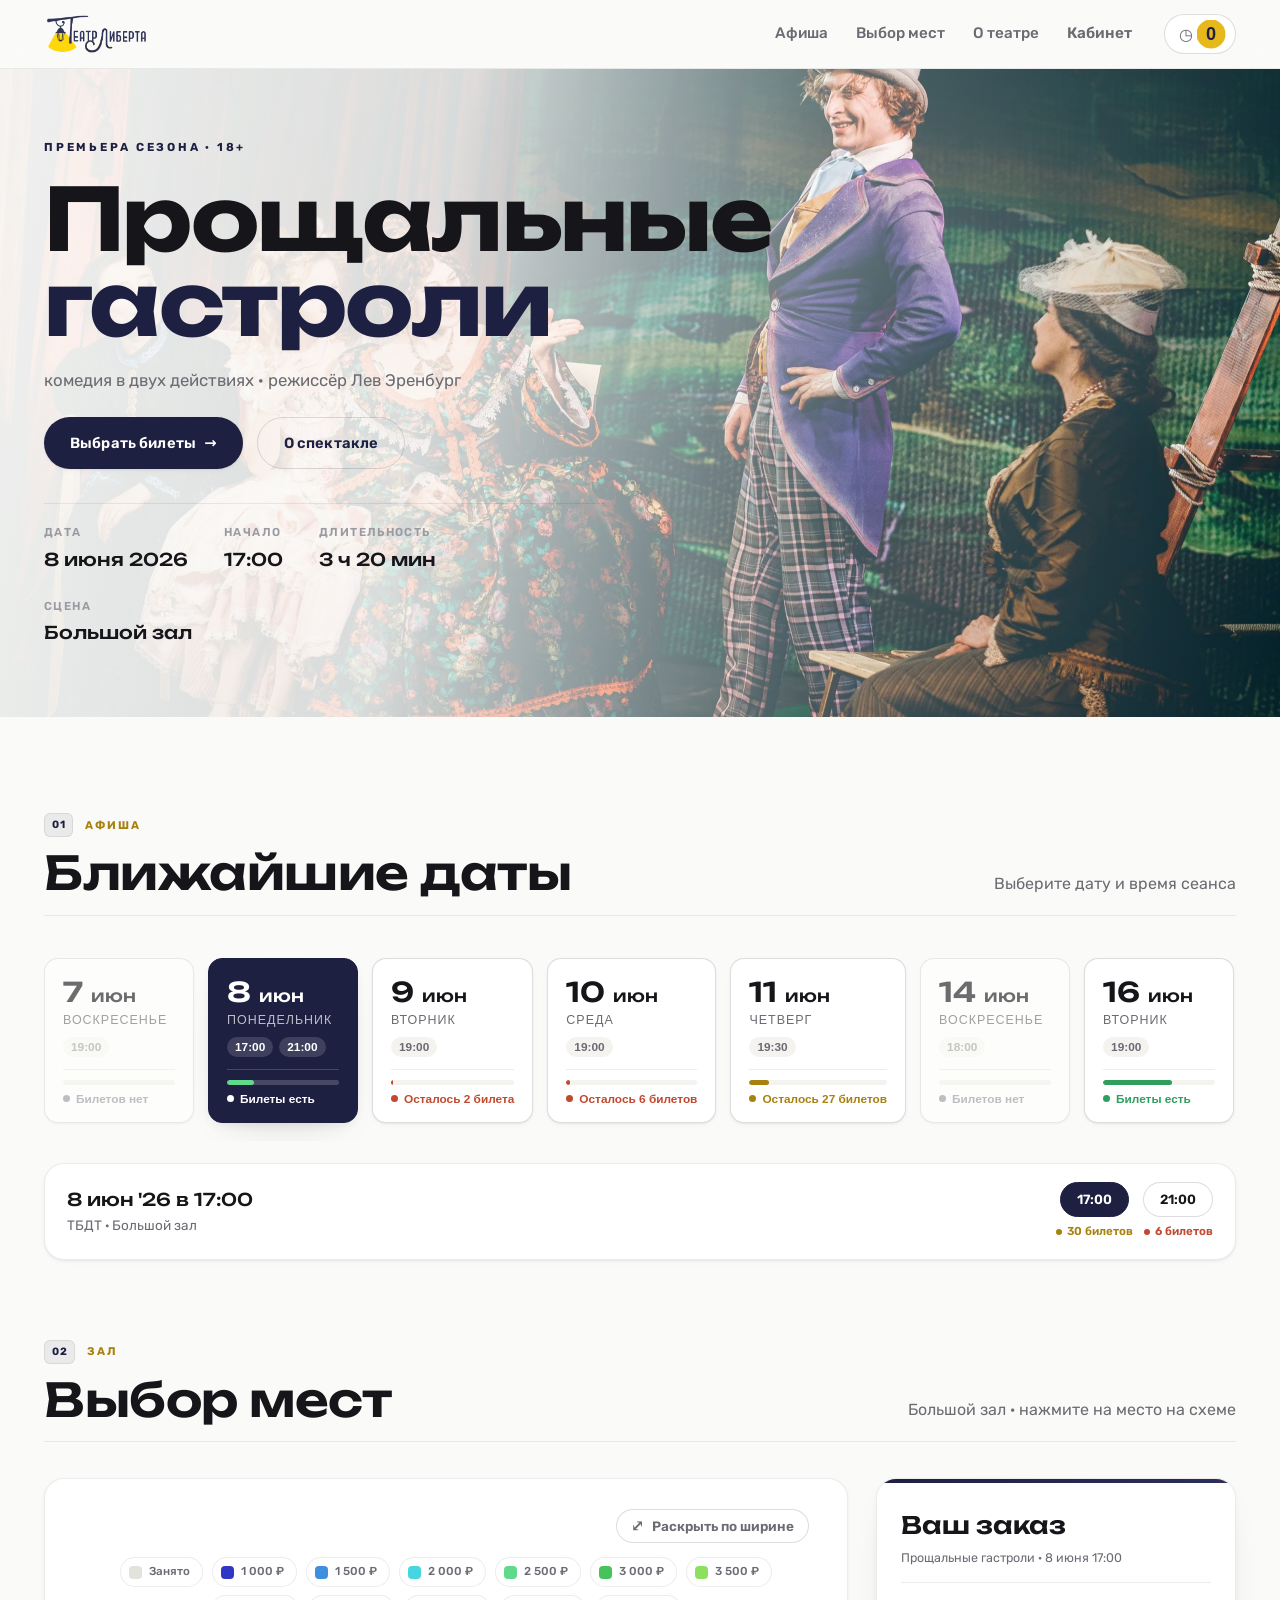
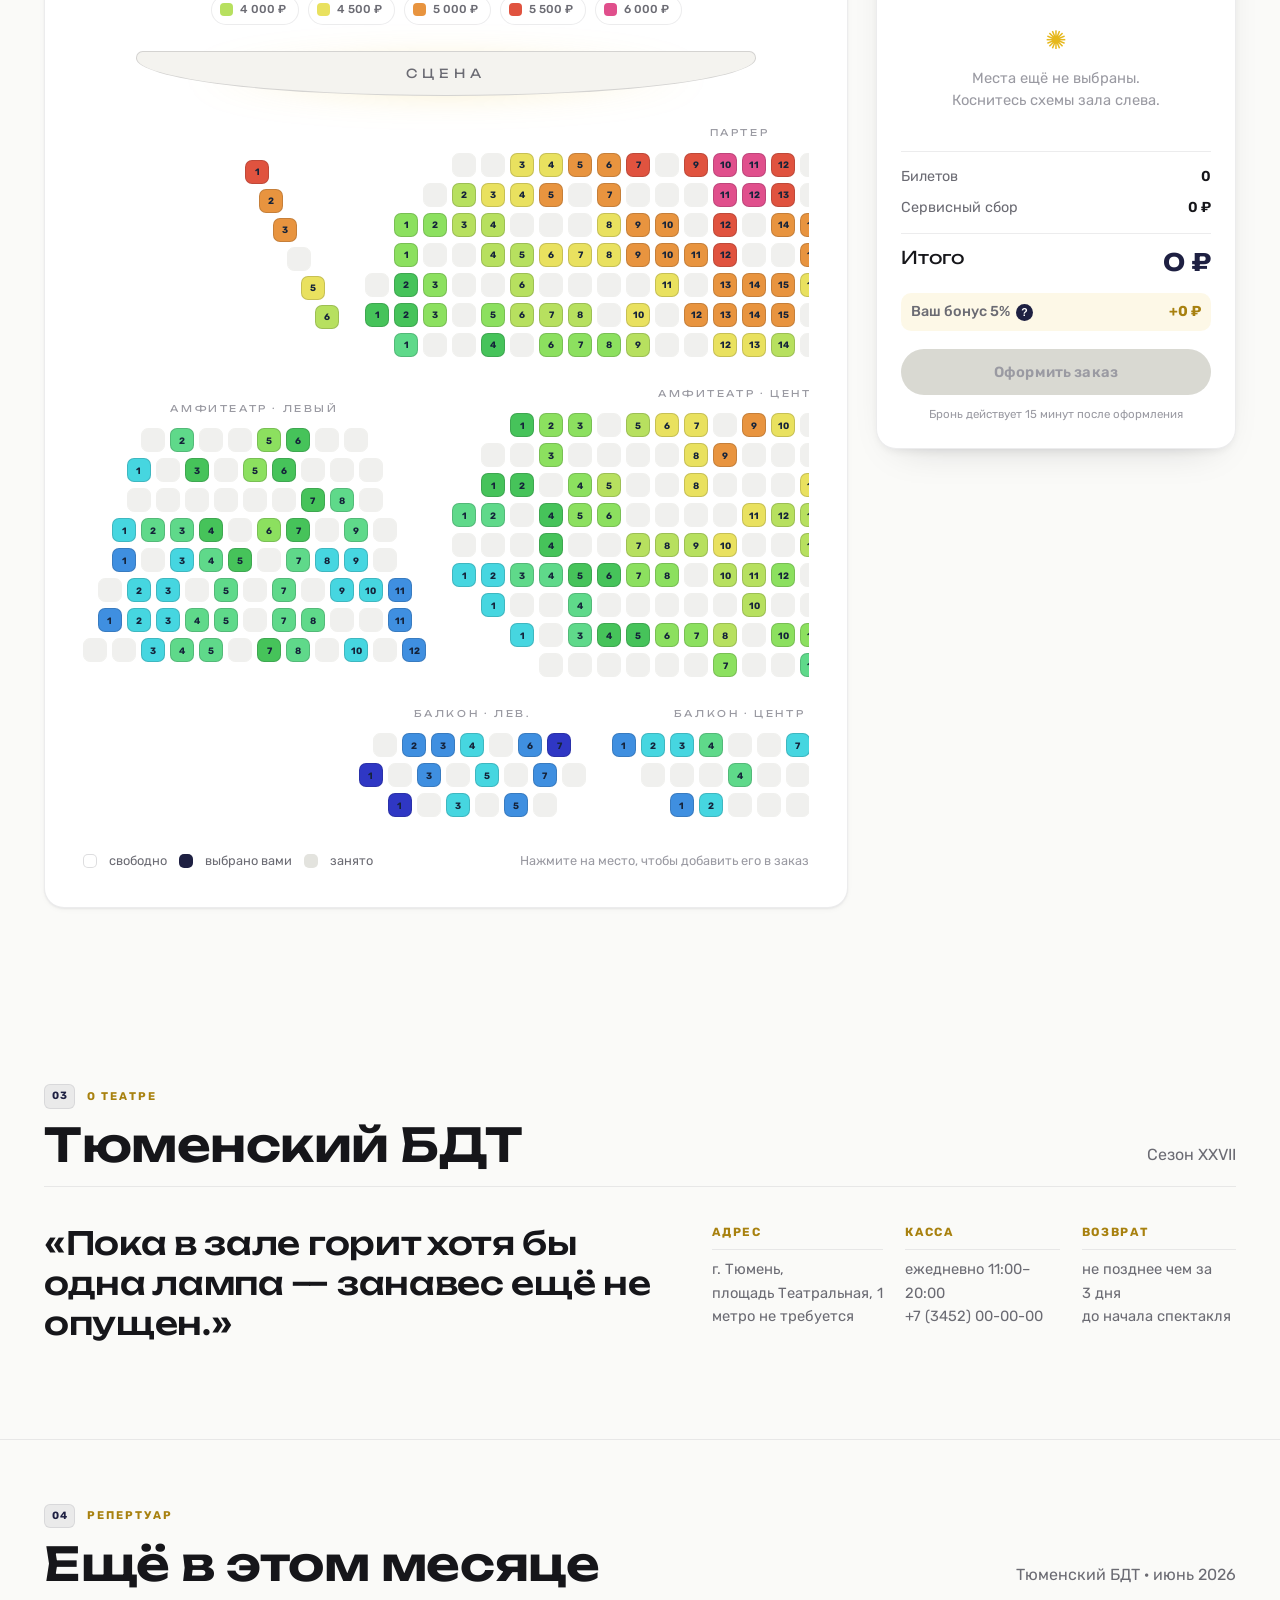
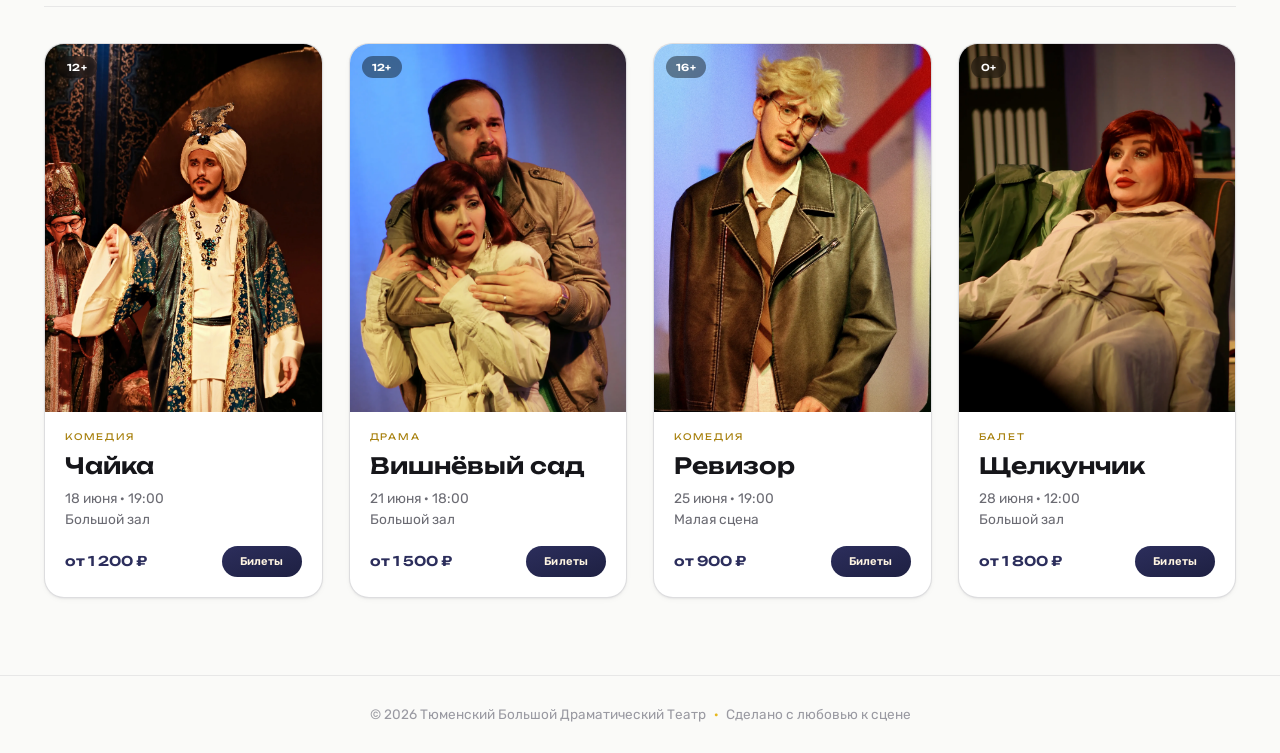
<file: index.html>
<!DOCTYPE html>
<html lang="ru">
<head>
<meta charset="UTF-8" />
<meta name="viewport" content="width=device-width, initial-scale=1.0" />
<title>ТБДТ · Покупка билетов</title>
<meta name="description" content="Тюменский Большой драматический театр — выбор мест и покупка билетов на спектакль «Прощальные гастроли»." />
<link rel="preconnect" href="https://fonts.googleapis.com" />
<link rel="preconnect" href="https://fonts.gstatic.com" crossorigin />
<link href="https://fonts.googleapis.com/css2?family=Rubik:wght@300;400;500;600;700;800&family=Unbounded:wght@400;500;600;700;800&display=swap" rel="stylesheet" />
<link rel="stylesheet" href="styles.css?v=1" />
</head>
<body>

<!-- ░░░ HEADER ░░░ -->
<header class="site-head">
  <div class="head-inner">
    <a class="brand" href="#" aria-label="Театр Либерта">
      <img class="brand-logo" src="assets/logo.png" alt="Театр Либерта" />
    </a>
    <nav class="head-nav">
      <a href="#afisha">Афиша</a>
      <a href="#hall">Выбор мест</a>
      <a href="#about">О театре</a>
      <a href="admin.html" class="nav-admin">Кабинет</a>
    </nav>
    <button class="head-cart" id="headCartBtn" aria-label="Корзина">
      <span class="hc-icon" aria-hidden="true">◷</span>
      <span class="hc-count" id="headCartCount">0</span>
    </button>
  </div>
</header>

<!-- ░░░ HERO / PLAYBILL — full-bleed photo, copy on a legible scrim ░░░ -->
<section class="hero">
  <div class="hero-photo" aria-hidden="true"></div>
  <div class="hero-scrim" aria-hidden="true"></div>
  <div class="hero-inner">
    <div class="hero-copy">
      <p class="kicker">Премьера сезона · 18+</p>

      <h1 class="hero-title">
        <span class="ht-line ht-1">Прощальные</span>
        <span class="ht-line ht-2">гастроли</span>
      </h1>

      <p class="hero-author">комедия в двух действиях · режиссёр Лев&nbsp;Эренбург</p>

      <div class="hero-actions">
        <a href="#afisha" class="btn btn-primary">Выбрать билеты <span aria-hidden="true">→</span></a>
        <a href="#about" class="btn btn-ghost">О спектакле</a>
      </div>

      <dl class="hero-facts">
        <div><dt>Дата</dt><dd>8 июня 2026</dd></div>
        <div><dt>Начало</dt><dd>17:00</dd></div>
        <div><dt>Длительность</dt><dd>3 ч 20 мин</dd></div>
        <div><dt>Сцена</dt><dd>Большой зал</dd></div>
      </dl>
    </div>
  </div>
</section>

<!-- ░░░ DATES ░░░ -->
<section class="dates" id="afisha">
  <div class="section-head" data-reveal>
    <div class="sh-left">
      <p class="section-eyebrow"><span class="se-num">01</span> Афиша</p>
      <h2 class="section-title">Ближайшие даты</h2>
    </div>
    <p class="section-note">Выберите дату и время сеанса</p>
  </div>
  <div class="date-rail" id="dateRail" role="tablist" aria-label="Даты спектакля"></div>
  <div class="session-bar" data-reveal>
    <div class="session-info">
      <span class="si-date" id="sessionDate">8 июня '26 в 17:00</span>
      <span class="si-hall">ТБДТ · Большой зал</span>
    </div>
    <div class="session-times" id="sessionTimes"></div>
  </div>
</section>

<!-- ░░░ HALL / SEAT MAP ░░░ -->
<section class="hall" id="hall">
  <div class="section-head" data-reveal>
    <div class="sh-left">
      <p class="section-eyebrow"><span class="se-num">02</span> Зал</p>
      <h2 class="section-title">Выбор мест</h2>
    </div>
    <p class="section-note">Большой зал · нажмите на место на схеме</p>
  </div>
  <div class="hall-shell">
    <div class="hall-main" data-reveal>
      <div class="hall-toolbar">
        <button class="hall-expand" id="expandHallBtn" type="button" aria-pressed="false">
          <span class="he-icon" aria-hidden="true">⤢</span>
          <span class="he-text">Раскрыть по ширине</span>
        </button>
      </div>
      <div class="legend" id="legend"></div>

      <div class="stage-wrap">
        <div class="screen-glow" aria-hidden="true"></div>
        <div class="stage">Сцена</div>
      </div>

      <div class="seatmap-scroll">
        <div class="hall-plan" id="hallPlan" role="group" aria-label="План зала"></div>
      </div>

      <div class="hall-hint">
        <span class="hint-dot dot-free"></span> свободно
        <span class="hint-dot dot-sel"></span> выбрано вами
        <span class="hint-dot dot-busy"></span> занято
        <em>Нажмите на место, чтобы добавить его в заказ</em>
      </div>
    </div>

    <!-- ORDER SUMMARY -->
    <aside class="order" id="order" aria-label="Ваш заказ" data-reveal>
      <div class="order-card">
        <header class="order-head">
          <h3>Ваш заказ</h3>
          <span class="order-show">Прощальные гастроли · 8 июня 17:00</span>
        </header>

        <ul class="order-list" id="orderList">
          <li class="order-empty" id="orderEmpty">
            <span class="oe-mark" aria-hidden="true">✺</span>
            Места ещё не выбраны.<br>Коснитесь схемы зала слева.
          </li>
        </ul>

        <div class="order-totals">
          <div class="ot-row">
            <span>Билетов</span><span id="totalCount">0</span>
          </div>
          <div class="ot-row ot-fee">
            <span>Сервисный сбор</span><span id="totalFee">0 ₽</span>
          </div>
          <div class="ot-row ot-grand">
            <span>Итого</span><span id="totalSum">0 ₽</span>
          </div>
          <div class="ot-row ot-bonus">
            <span class="ot-bonus-label">
              Ваш бонус 5%
              <span class="hint">
                <button class="hint-btn" type="button" aria-label="Подробнее о бонусах">?</button>
                <span class="hint-pop" role="tooltip">Бонусы — 5% от стоимости билетов. Их можно потратить при покупке билета: оплатить ими часть следующего заказа.</span>
              </span>
            </span>
            <span id="totalBonus">+0 ₽</span>
          </div>
        </div>

        <button class="btn btn-primary btn-block" id="checkoutBtn" disabled>
          Оформить заказ
        </button>
        <p class="order-fineprint">Бронь действует 15&nbsp;минут после оформления</p>
      </div>
    </aside>
  </div>
</section>

<!-- ░░░ ABOUT STRIP ░░░ -->
<section class="about" id="about">
  <div class="section-head" data-reveal>
    <div class="sh-left">
      <p class="section-eyebrow"><span class="se-num">03</span> О театре</p>
      <h2 class="section-title">Тюменский БДТ</h2>
    </div>
    <p class="section-note">Сезон XXVII</p>
  </div>
  <div class="about-grid">
    <p class="about-quote" data-reveal>«Пока в зале горит хотя&nbsp;бы одна лампа — занавес ещё не опущен.»</p>
    <div class="about-cols">
      <div data-reveal><h4>Адрес</h4><p>г.&nbsp;Тюмень, площадь&nbsp;Театральная,&nbsp;1<br>метро не требуется</p></div>
      <div data-reveal><h4>Касса</h4><p>ежедневно 11:00–20:00<br>+7&nbsp;(3452)&nbsp;00-00-00</p></div>
      <div data-reveal><h4>Возврат</h4><p>не позднее чем за 3&nbsp;дня<br>до&nbsp;начала спектакля</p></div>
    </div>
  </div>
</section>

<!-- ░░░ MORE THIS MONTH ░░░ -->
<section class="more" id="more">
  <div class="section-head" data-reveal>
    <div class="sh-left">
      <p class="section-eyebrow"><span class="se-num">04</span> Репертуар</p>
      <h2 class="section-title">Ещё в этом месяце</h2>
    </div>
    <p class="section-note">Тюменский БДТ · июнь 2026</p>
  </div>
  <div class="more-grid" id="moreGrid"></div>
</section>

<footer class="site-foot">
  <span>© 2026 Тюменский Большой Драматический Театр</span>
  <span class="foot-dot">·</span>
  <span>Сделано с любовью к сцене</span>
</footer>

<!-- ░░░ CHECKOUT MODAL ░░░ -->
<div class="modal" id="checkoutModal" aria-hidden="true">
  <div class="modal-backdrop" data-close></div>
  <div class="modal-panel" role="dialog" aria-modal="true" aria-labelledby="modalTitle">
    <button class="modal-x" data-close aria-label="Закрыть">✕</button>

    <div class="modal-body" id="checkoutView">
      <p class="kicker kicker-dark">Шаг 2 из 2 · Оформление</p>
      <h2 id="modalTitle" class="modal-title">Почти на сцене</h2>

      <div class="modal-cols">
        <form class="ck-form" id="ckForm" novalidate>
          <label class="field">
            <span>Имя и фамилия</span>
            <input type="text" name="name" required placeholder="Степан Верховенский" />
          </label>
          <div class="field-row">
            <label class="field">
              <span>E-mail</span>
              <input type="email" name="email" required placeholder="you@theatre.ru" />
            </label>
            <label class="field">
              <span>Телефон</span>
              <input type="tel" name="phone" required placeholder="+7 ___ ___-__-__" />
            </label>
          </div>

          <fieldset class="pay">
            <legend>Оплата</legend>
            <label class="pay-opt"><input type="radio" name="pay" value="card" checked /><span>Банковская карта</span></label>
            <label class="pay-opt"><input type="radio" name="pay" value="sbp" /><span>СБП</span></label>
            <label class="pay-opt"><input type="radio" name="pay" value="box" /><span>В кассе театра</span></label>
          </fieldset>

          <label class="agree">
            <input type="checkbox" name="agree" required />
            <span>Согласен с правилами продажи и возврата билетов</span>
          </label>

          <button type="submit" class="btn btn-primary btn-block btn-pay" id="payBtn">
            Оплатить <span id="payAmount">0 ₽</span>
          </button>
        </form>

        <aside class="ck-summary">
          <h4>Ваши места</h4>
          <ul id="ckSeatList" class="ck-seatlist"></ul>
          <div class="ck-total">
            <span>К оплате</span><strong id="ckTotal">0 ₽</strong>
          </div>
          <p class="ck-note">Электронные билеты придут на почту сразу после оплаты.</p>
        </aside>
      </div>
    </div>

    <!-- success -->
    <div class="modal-body modal-success" id="successView" hidden>
      <div class="ticket">
        <div class="ticket-perf">
          <span class="kicker kicker-dark">Билет подтверждён</span>
          <h2>Прощальные гастроли</h2>
          <p>8 июня 2026 · 17:00 · Большой зал</p>
        </div>
        <div class="ticket-tear" aria-hidden="true"></div>
        <div class="ticket-seats">
          <p class="ts-label">Ваши места</p>
          <p class="ts-list" id="successSeats">—</p>
          <p class="ts-paid"><span>Оплачено</span><strong id="successTotal">0 ₽</strong></p>
        </div>
      </div>
      <p class="success-msg">Билеты отправлены на вашу почту. До встречи в зале!</p>
      <button class="btn btn-ghost btn-block" data-close>Вернуться к афише</button>
    </div>
  </div>
</div>

<!-- floating seat tooltip (escapes the scroll container) -->
<div class="seat-tip" id="seatTip" aria-hidden="true"></div>

<!-- live toast -->
<div class="toast" id="toast" role="status" aria-live="polite"></div>

<script src="app.js?v=1"></script>
</body>
</html>
</file>
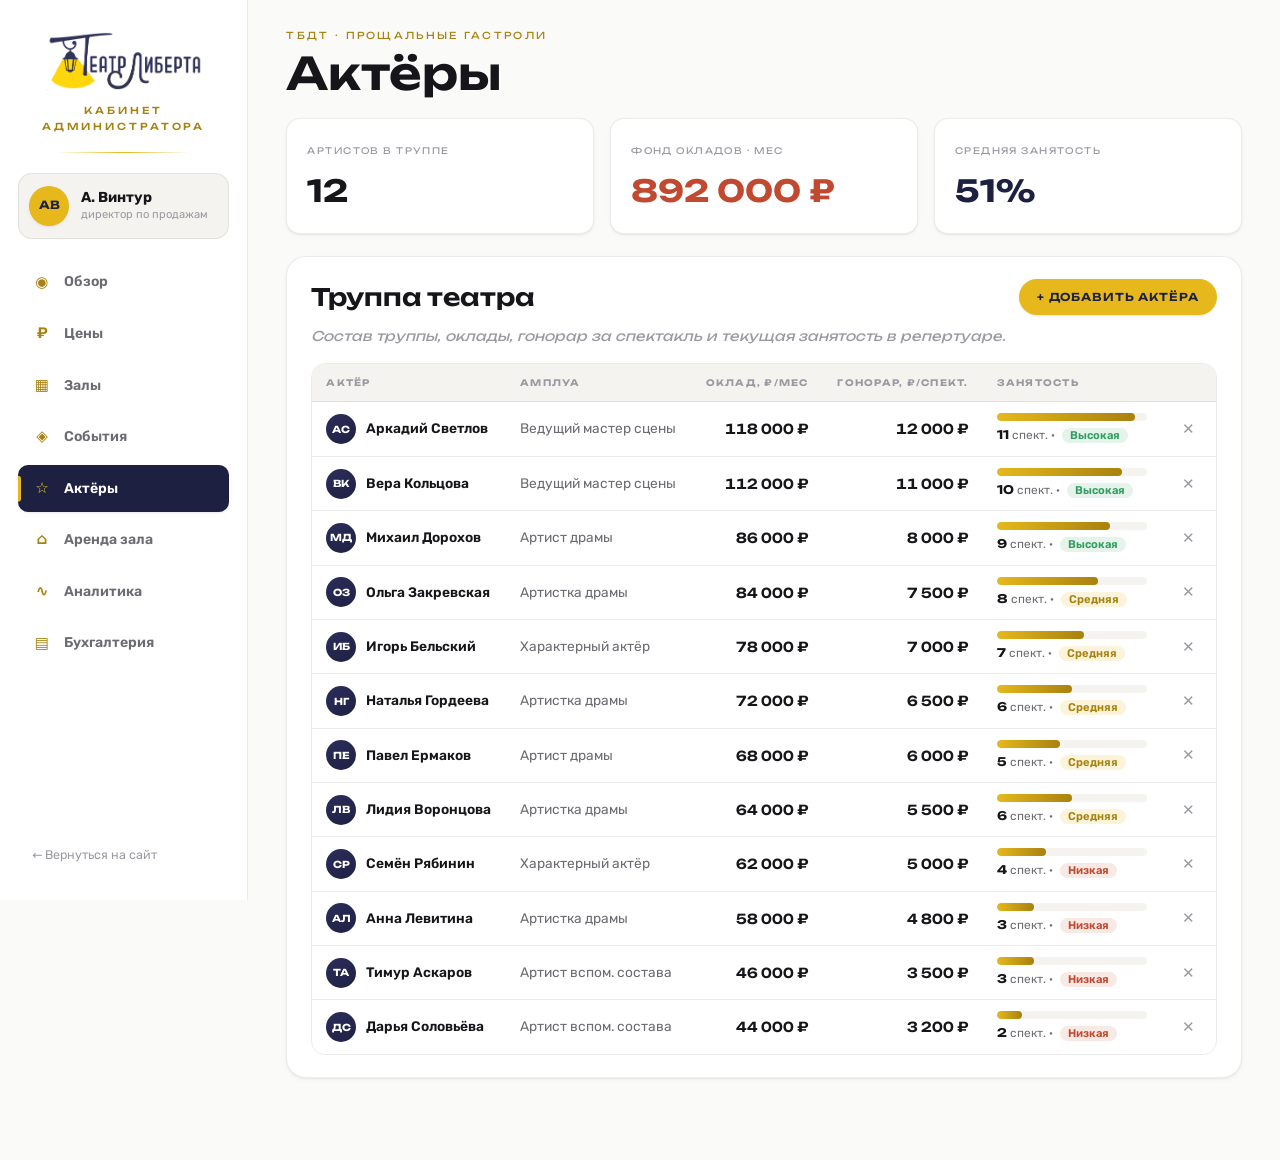
<file: actors.html>
<!DOCTYPE html>
<html lang="ru">
<head>
<meta charset="UTF-8" />
<meta name="viewport" content="width=device-width, initial-scale=1.0" />
<title>ТБДТ · Кабинет администратора · Актёры</title>
<meta name="description" content="Демонстрационный кабинет администратора: труппа театра." />
<link rel="preconnect" href="https://fonts.googleapis.com" />
<link rel="preconnect" href="https://fonts.gstatic.com" crossorigin />
<link href="https://fonts.googleapis.com/css2?family=Rubik:wght@300;400;500;600;700;800&family=Unbounded:wght@400;500;600;700;800&display=swap" rel="stylesheet" />
<link rel="stylesheet" href="admin.css?v=1" />
</head>
<body class="admin" data-page="actors">

<!-- ░░░ SIDEBAR ░░░ -->
<aside class="side">
  <a class="side-brand" href="index.html">
    <img src="assets/logo.png" alt="Театр Либерта" />
    <span class="sb-cap">Кабинет<br>администратора</span>
  </a>

  <div class="side-profile">
    <span class="avatar" aria-hidden="true">АВ</span>
    <span class="sp-info">
      <b>А. Винтур</b>
      <em>директор по продажам</em>
    </span>
  </div>

  <nav class="side-nav" id="sideNav">
    <a href="admin.html" data-tab="overview"><span class="ni">◉</span> Обзор</a>
    <a href="prices.html" data-tab="prices"><span class="ni">₽</span> Цены</a>
    <a href="halls.html" data-tab="halls"><span class="ni">▦</span> Залы</a>
    <a href="events.html" data-tab="events"><span class="ni">◈</span> События</a>
    <a href="actors.html" class="active" data-tab="actors"><span class="ni">☆</span> Актёры</a>
    <a href="rental.html" data-tab="rental"><span class="ni">⌂</span> Аренда зала</a>
    <a href="analytics.html" data-tab="analytics"><span class="ni">∿</span> Аналитика</a>
    <a href="ledger.html" data-tab="ledger"><span class="ni">▤</span> Бухгалтерия</a>
  </nav>

  <a class="side-back" href="index.html">← Вернуться на сайт</a>
</aside>

<!-- ░░░ MAIN ░░░ -->
<main class="main">
  <header class="top">
    <div class="top-title">
      <p class="crumb">ТБДТ · Прощальные гастроли</p>
      <h1 id="pageTitle">Актёры</h1>
    </div>
  </header>

  <!-- ░ ACTORS ░ -->
  <div class="tab" data-panel="actors">
    <section class="ledger-sum" id="actorSum"></section>
    <section class="panel pad">
      <div class="panel-head">
        <h2>Труппа театра</h2>
        <button class="btn btn-gold" id="newActorBtn">+ Добавить актёра</button>
      </div>
      <p class="panel-note">Состав труппы, оклады, гонорар за спектакль и текущая занятость в репертуаре.</p>

      <form class="newevent" id="newActorForm" hidden>
        <label>Имя и фамилия <input name="name" required placeholder="Иван Петров" /></label>
        <label>Амплуа
          <select name="role">
            <option>Ведущий мастер сцены</option>
            <option selected>Артист драмы</option>
            <option>Артистка драмы</option>
            <option>Характерный актёр</option>
            <option>Артист вспом. состава</option>
          </select>
        </label>
        <label>Оклад, ₽/мес <input name="salary" type="number" min="0" step="1000" value="60000" /></label>
        <label>Гонорар, ₽/спект. <input name="fee" type="number" min="0" step="500" value="5000" /></label>
        <label>Спектаклей <input name="shows" type="number" min="0" max="20" value="4" /></label>
        <button class="btn btn-gold" type="submit">Добавить в труппу</button>
        <button class="btn btn-plain" type="button" id="cancelActor">Отмена</button>
      </form>

      <div class="table-wrap">
        <table class="dtable actor-table">
          <thead>
            <tr><th>Актёр</th><th>Амплуа</th><th class="num">Оклад, ₽/мес</th><th class="num">Гонорар, ₽/спект.</th><th>Занятость</th><th></th></tr>
          </thead>
          <tbody id="actorBody"></tbody>
        </table>
      </div>
    </section>
  </div>

</main>

<div class="toast" id="toast" role="status" aria-live="polite"></div>

<script src="admin-store.js?v=1"></script>
<script src="admin.js?v=1"></script>
</body>
</html>
</file>
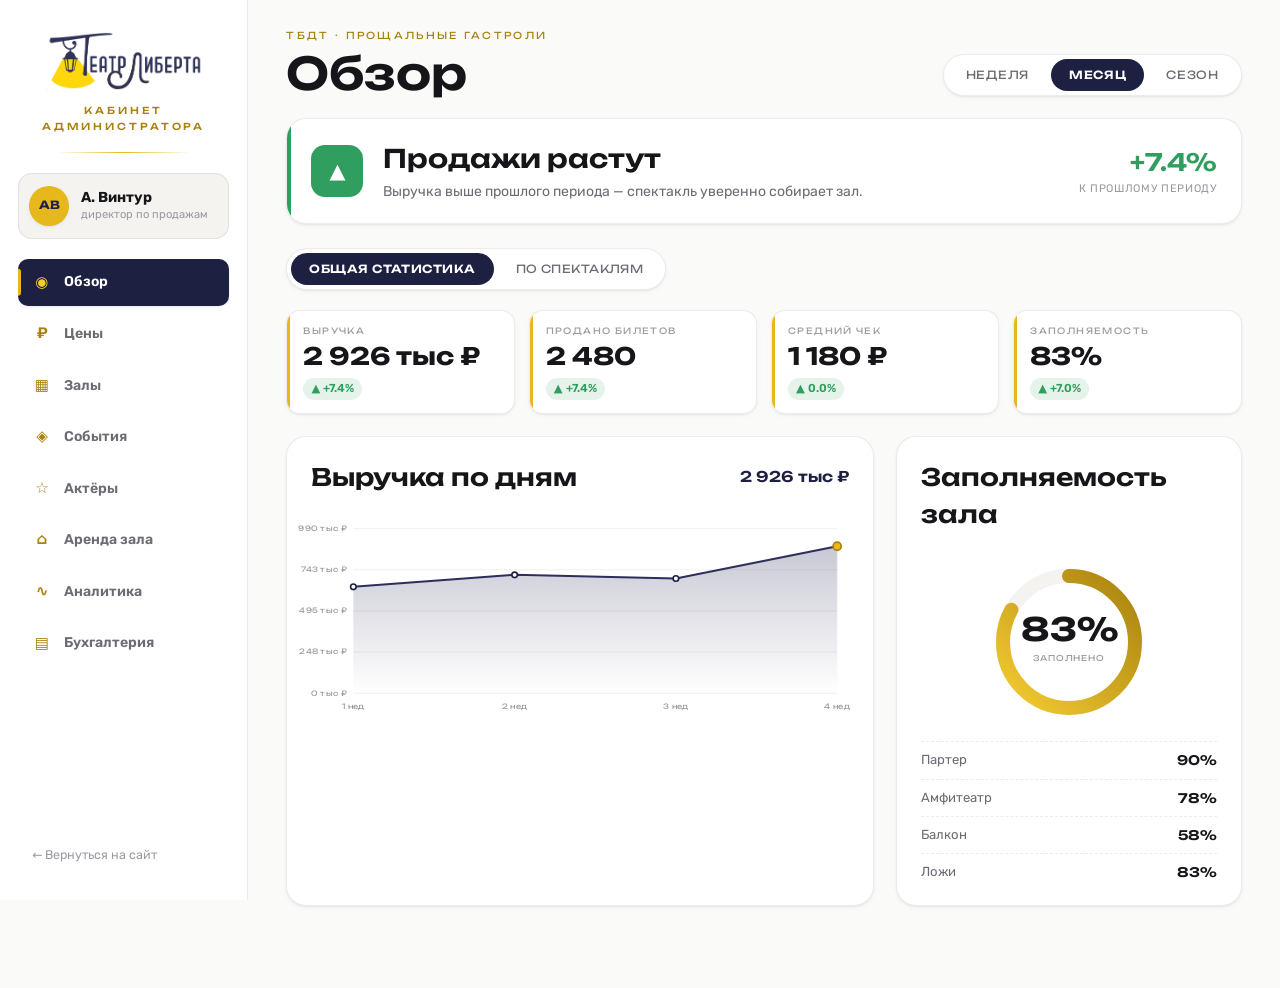
<file: admin.html>
<!DOCTYPE html>
<html lang="ru">
<head>
<meta charset="UTF-8" />
<meta name="viewport" content="width=device-width, initial-scale=1.0" />
<title>ТБДТ · Кабинет администратора · Обзор</title>
<meta name="description" content="Демонстрационный кабинет администратора: цены, аналитика, бухгалтерия и финансы." />
<link rel="preconnect" href="https://fonts.googleapis.com" />
<link rel="preconnect" href="https://fonts.gstatic.com" crossorigin />
<link href="https://fonts.googleapis.com/css2?family=Rubik:wght@300;400;500;600;700;800&family=Unbounded:wght@400;500;600;700;800&display=swap" rel="stylesheet" />
<link rel="stylesheet" href="admin.css?v=1" />
</head>
<body class="admin" data-page="overview">

<!-- ░░░ SIDEBAR ░░░ -->
<aside class="side">
  <a class="side-brand" href="index.html">
    <img src="assets/logo.png" alt="Театр Либерта" />
    <span class="sb-cap">Кабинет<br>администратора</span>
  </a>

  <div class="side-profile">
    <span class="avatar" aria-hidden="true">АВ</span>
    <span class="sp-info">
      <b>А. Винтур</b>
      <em>директор по продажам</em>
    </span>
  </div>

  <nav class="side-nav" id="sideNav">
    <a href="admin.html" class="active" data-tab="overview"><span class="ni">◉</span> Обзор</a>
    <a href="prices.html" data-tab="prices"><span class="ni">₽</span> Цены</a>
    <a href="halls.html" data-tab="halls"><span class="ni">▦</span> Залы</a>
    <a href="events.html" data-tab="events"><span class="ni">◈</span> События</a>
    <a href="actors.html" data-tab="actors"><span class="ni">☆</span> Актёры</a>
    <a href="rental.html" data-tab="rental"><span class="ni">⌂</span> Аренда зала</a>
    <a href="analytics.html" data-tab="analytics"><span class="ni">∿</span> Аналитика</a>
    <a href="ledger.html" data-tab="ledger"><span class="ni">▤</span> Бухгалтерия</a>
  </nav>

  <a class="side-back" href="index.html">← Вернуться на сайт</a>
</aside>

<!-- ░░░ MAIN ░░░ -->
<main class="main">
  <header class="top">
    <div class="top-title">
      <p class="crumb">ТБДТ · Прощальные гастроли</p>
      <h1 id="pageTitle">Обзор</h1>
    </div>
    <div class="period" id="period" role="tablist" aria-label="Период">
      <button data-p="week">Неделя</button>
      <button data-p="month" class="active">Месяц</button>
      <button data-p="season">Сезон</button>
    </div>
  </header>

  <!-- finance status banner -->
  <div class="status-banner" id="statusBanner" data-state="up">
    <div class="sb-mark" id="sbMark" aria-hidden="true">▲</div>
    <div class="sb-text">
      <strong id="sbTitle">Продажи растут</strong>
      <span id="sbDesc">Выручка выше плана — спектакль уверенно собирает зал.</span>
    </div>
    <div class="sb-fig">
      <b id="sbValue">+0%</b>
      <em>к прошлому периоду</em>
    </div>
  </div>

  <!-- ░ OVERVIEW ░ -->
  <div class="tab" data-panel="overview">
    <div class="ov-filter" id="ovFilter" role="tablist" aria-label="Режим статистики">
      <button data-ov="general" class="active">Общая статистика</button>
      <button data-ov="plays">По спектаклям</button>
    </div>

    <!-- general statistics -->
    <div class="ov-view" data-ov="general">
      <section class="kpis" id="kpis"></section>

      <section class="panel-grid">
        <div class="panel pad chart-panel">
          <div class="panel-head">
            <h2>Выручка по дням</h2>
            <span class="ph-total" id="revTotal">—</span>
          </div>
          <div class="chart" id="revChart"></div>
        </div>
        <div class="panel pad">
          <div class="panel-head"><h2>Заполняемость зала</h2></div>
          <div class="gauge" id="occGauge"></div>
          <ul class="occ-list" id="occList"></ul>
        </div>
      </section>
    </div>

    <!-- per-play statistics -->
    <div class="ov-view" data-ov="plays" hidden>
      <section class="kpis" id="playKpis"></section>
      <section class="panel pad">
        <div class="panel-head">
          <h2>Статистика по спектаклям</h2>
          <span class="ph-total" id="playsTotal">—</span>
        </div>
        <p class="panel-note">Выручка, проданные билеты, средний чек и заполняемость по каждому спектаклю репертуара за период.</p>
        <div class="table-wrap">
          <table class="dtable plays-table">
            <thead>
              <tr><th>Спектакль</th><th class="num">Показов</th><th class="num">Билетов</th><th class="num">Выручка, ₽</th><th class="num">Ср. чек, ₽</th><th>Заполняемость</th></tr>
            </thead>
            <tbody id="playsBody"></tbody>
          </table>
        </div>
      </section>
    </div>
  </div>

</main>

<div class="toast" id="toast" role="status" aria-live="polite"></div>

<script src="admin-store.js?v=1"></script>
<script src="admin.js?v=1"></script>
</body>
</html>
</file>
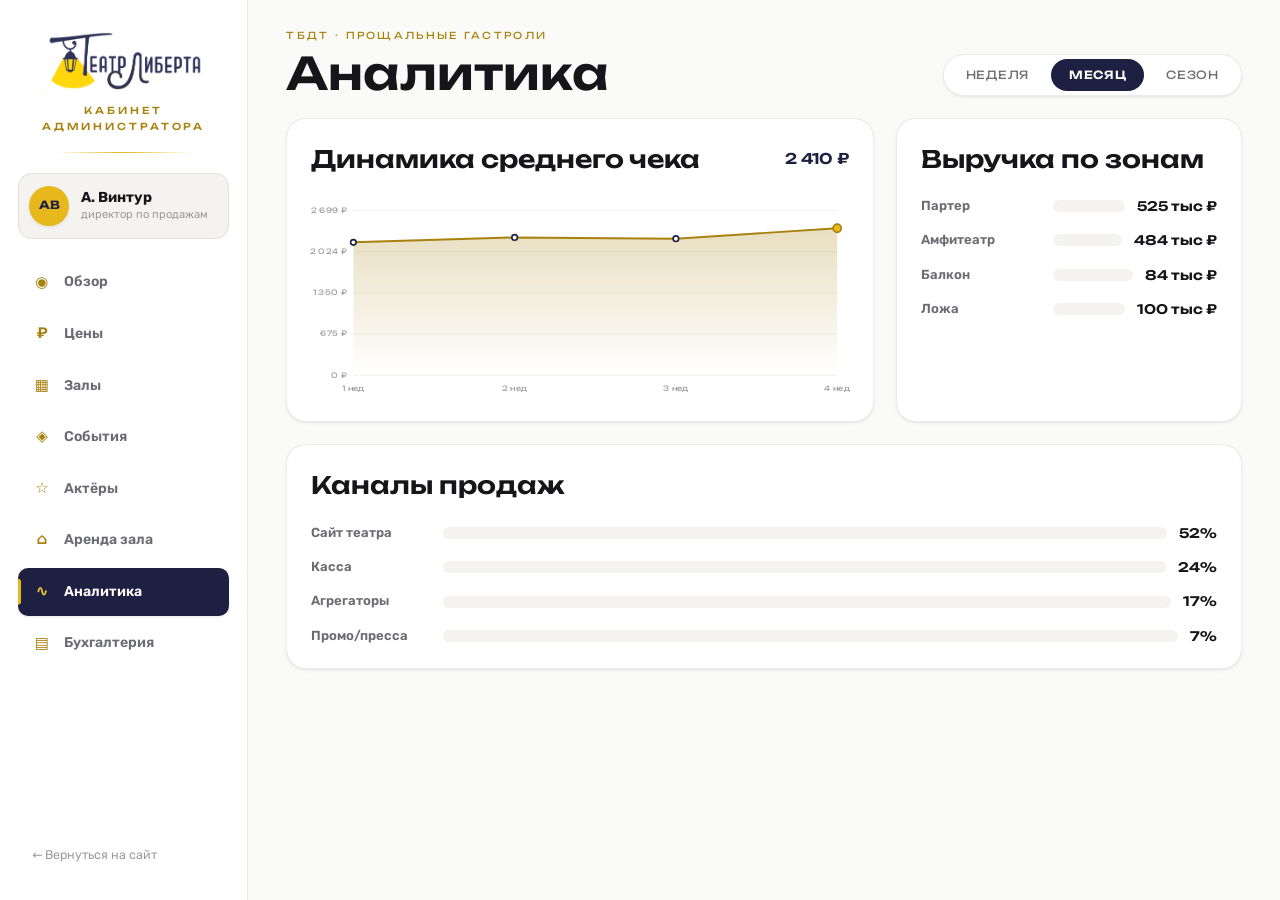
<file: analytics.html>
<!DOCTYPE html>
<html lang="ru">
<head>
<meta charset="UTF-8" />
<meta name="viewport" content="width=device-width, initial-scale=1.0" />
<title>ТБДТ · Кабинет администратора · Аналитика</title>
<meta name="description" content="Демонстрационный кабинет администратора: аналитика продаж." />
<link rel="preconnect" href="https://fonts.googleapis.com" />
<link rel="preconnect" href="https://fonts.gstatic.com" crossorigin />
<link href="https://fonts.googleapis.com/css2?family=Rubik:wght@300;400;500;600;700;800&family=Unbounded:wght@400;500;600;700;800&display=swap" rel="stylesheet" />
<link rel="stylesheet" href="admin.css?v=1" />
</head>
<body class="admin" data-page="analytics">

<!-- ░░░ SIDEBAR ░░░ -->
<aside class="side">
  <a class="side-brand" href="index.html">
    <img src="assets/logo.png" alt="Театр Либерта" />
    <span class="sb-cap">Кабинет<br>администратора</span>
  </a>

  <div class="side-profile">
    <span class="avatar" aria-hidden="true">АВ</span>
    <span class="sp-info">
      <b>А. Винтур</b>
      <em>директор по продажам</em>
    </span>
  </div>

  <nav class="side-nav" id="sideNav">
    <a href="admin.html" data-tab="overview"><span class="ni">◉</span> Обзор</a>
    <a href="prices.html" data-tab="prices"><span class="ni">₽</span> Цены</a>
    <a href="halls.html" data-tab="halls"><span class="ni">▦</span> Залы</a>
    <a href="events.html" data-tab="events"><span class="ni">◈</span> События</a>
    <a href="actors.html" data-tab="actors"><span class="ni">☆</span> Актёры</a>
    <a href="rental.html" data-tab="rental"><span class="ni">⌂</span> Аренда зала</a>
    <a href="analytics.html" class="active" data-tab="analytics"><span class="ni">∿</span> Аналитика</a>
    <a href="ledger.html" data-tab="ledger"><span class="ni">▤</span> Бухгалтерия</a>
  </nav>

  <a class="side-back" href="index.html">← Вернуться на сайт</a>
</aside>

<!-- ░░░ MAIN ░░░ -->
<main class="main">
  <header class="top">
    <div class="top-title">
      <p class="crumb">ТБДТ · Прощальные гастроли</p>
      <h1 id="pageTitle">Аналитика</h1>
    </div>
    <div class="period" id="period" role="tablist" aria-label="Период">
      <button data-p="week">Неделя</button>
      <button data-p="month" class="active">Месяц</button>
      <button data-p="season">Сезон</button>
    </div>
  </header>

  <!-- ░ ANALYTICS ░ -->
  <div class="tab" data-panel="analytics">
    <section class="panel-grid">
      <div class="panel pad chart-panel">
        <div class="panel-head"><h2>Динамика среднего чека</h2><span class="ph-total" id="avgTotal">—</span></div>
        <div class="chart" id="avgChart"></div>
      </div>
      <div class="panel pad">
        <div class="panel-head"><h2>Выручка по зонам</h2></div>
        <ul class="zonebars" id="zoneBars"></ul>
      </div>
    </section>
    <section class="panel pad">
      <div class="panel-head"><h2>Каналы продаж</h2></div>
      <ul class="zonebars channels" id="channelBars"></ul>
    </section>
  </div>

</main>

<div class="toast" id="toast" role="status" aria-live="polite"></div>

<script src="admin-store.js?v=1"></script>
<script src="admin.js?v=1"></script>
</body>
</html>
</file>
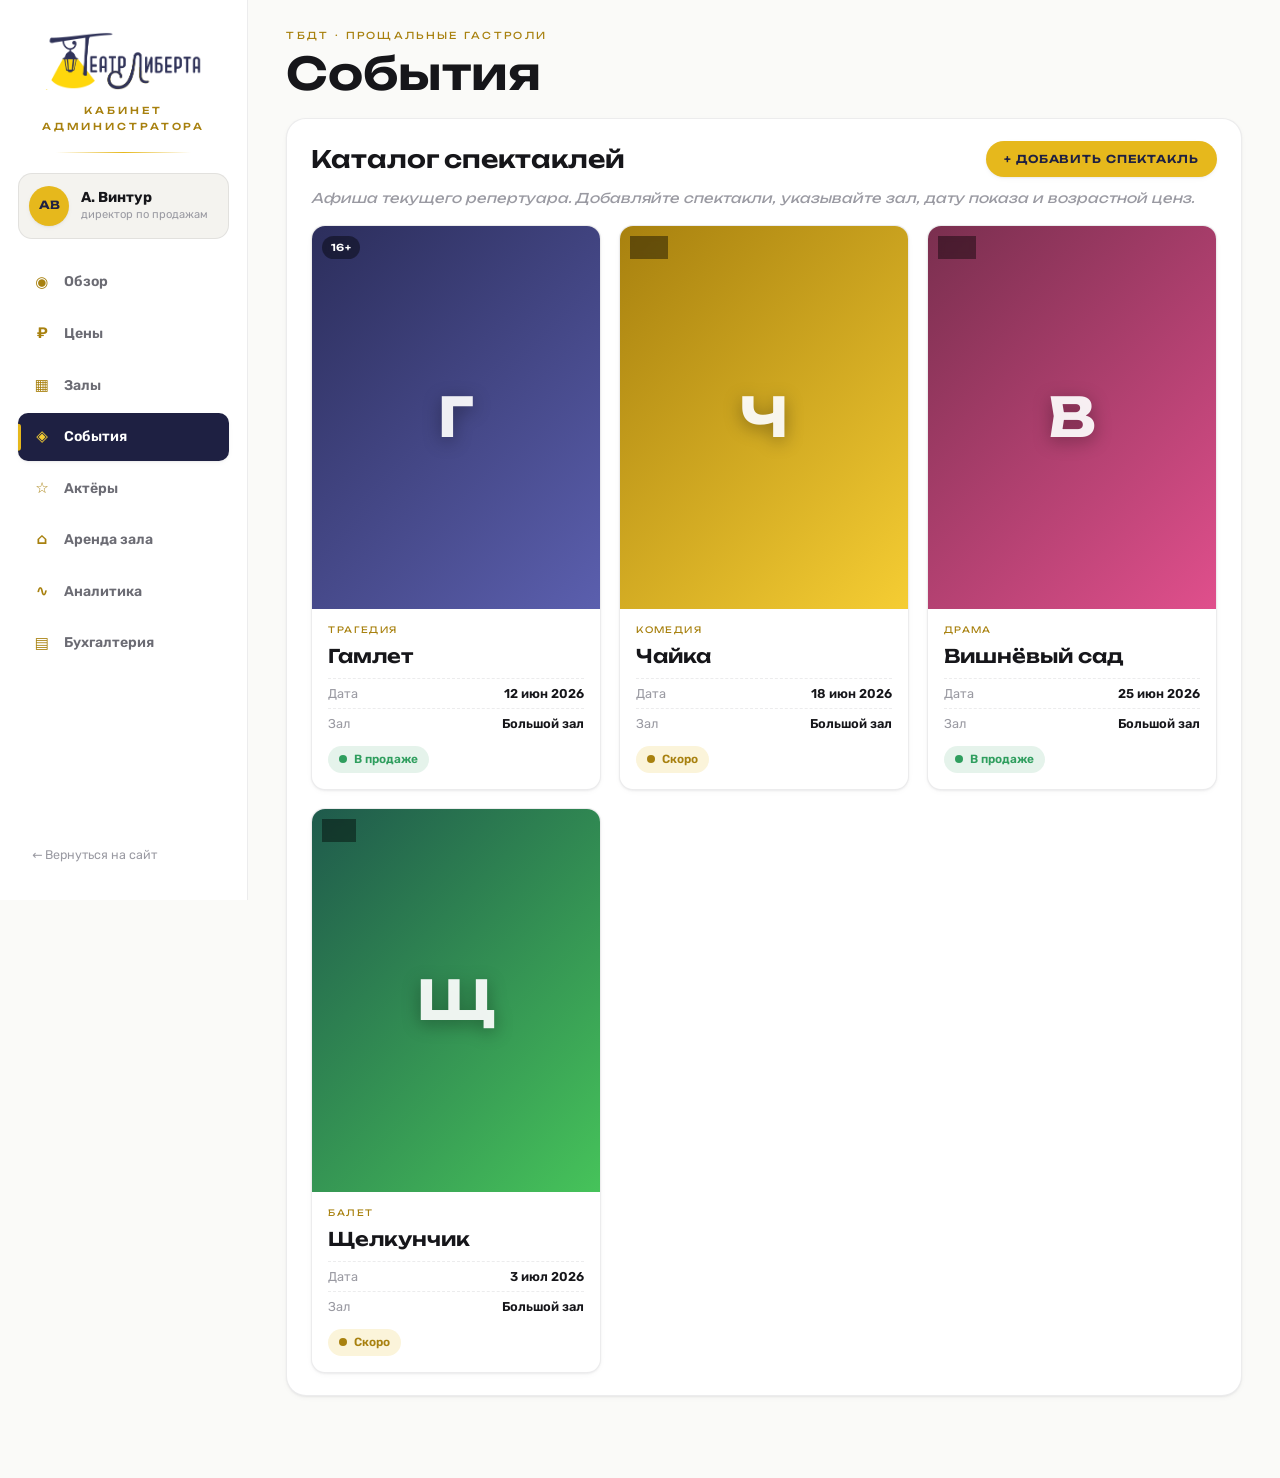
<file: events.html>
<!DOCTYPE html>
<html lang="ru">
<head>
<meta charset="UTF-8" />
<meta name="viewport" content="width=device-width, initial-scale=1.0" />
<title>ТБДТ · Кабинет администратора · События</title>
<meta name="description" content="Демонстрационный кабинет администратора: каталог спектаклей." />
<link rel="preconnect" href="https://fonts.googleapis.com" />
<link rel="preconnect" href="https://fonts.gstatic.com" crossorigin />
<link href="https://fonts.googleapis.com/css2?family=Rubik:wght@300;400;500;600;700;800&family=Unbounded:wght@400;500;600;700;800&display=swap" rel="stylesheet" />
<link rel="stylesheet" href="admin.css?v=1" />
</head>
<body class="admin" data-page="events">

<!-- ░░░ SIDEBAR ░░░ -->
<aside class="side">
  <a class="side-brand" href="index.html">
    <img src="assets/logo.png" alt="Театр Либерта" />
    <span class="sb-cap">Кабинет<br>администратора</span>
  </a>

  <div class="side-profile">
    <span class="avatar" aria-hidden="true">АВ</span>
    <span class="sp-info">
      <b>А. Винтур</b>
      <em>директор по продажам</em>
    </span>
  </div>

  <nav class="side-nav" id="sideNav">
    <a href="admin.html" data-tab="overview"><span class="ni">◉</span> Обзор</a>
    <a href="prices.html" data-tab="prices"><span class="ni">₽</span> Цены</a>
    <a href="halls.html" data-tab="halls"><span class="ni">▦</span> Залы</a>
    <a href="events.html" class="active" data-tab="events"><span class="ni">◈</span> События</a>
    <a href="actors.html" data-tab="actors"><span class="ni">☆</span> Актёры</a>
    <a href="rental.html" data-tab="rental"><span class="ni">⌂</span> Аренда зала</a>
    <a href="analytics.html" data-tab="analytics"><span class="ni">∿</span> Аналитика</a>
    <a href="ledger.html" data-tab="ledger"><span class="ni">▤</span> Бухгалтерия</a>
  </nav>

  <a class="side-back" href="index.html">← Вернуться на сайт</a>
</aside>

<!-- ░░░ MAIN ░░░ -->
<main class="main">
  <header class="top">
    <div class="top-title">
      <p class="crumb">ТБДТ · Прощальные гастроли</p>
      <h1 id="pageTitle">События</h1>
    </div>
  </header>

  <!-- ░ EVENTS ░ -->
  <div class="tab" data-panel="events">
    <section class="panel pad">
      <div class="panel-head">
        <h2>Каталог спектаклей</h2>
        <button class="btn btn-gold" id="newEventBtn">+ Добавить спектакль</button>
      </div>
      <p class="panel-note">Афиша текущего репертуара. Добавляйте спектакли, указывайте зал, дату показа и возрастной ценз.</p>

      <form class="newevent" id="newEventForm" hidden>
        <label>Название <input name="title" required placeholder="Вишнёвый сад" /></label>
        <label>Жанр <input name="genre" list="genreList" placeholder="Драма" /></label>
        <datalist id="genreList">
          <option value="Драма"></option><option value="Комедия"></option>
          <option value="Трагедия"></option><option value="Мюзикл"></option>
          <option value="Балет"></option><option value="Опера"></option>
          <option value="Детский"></option>
        </datalist>
        <label>Дата показа <input name="date" type="date" /></label>
        <label>Зал <select name="hall" id="eventHallSelect"></select></label>
        <label>Возраст
          <select name="age">
            <option>0+</option><option>6+</option><option selected>12+</option>
            <option>16+</option><option>18+</option>
          </select>
        </label>
        <label>Статус
          <select name="status">
            <option value="sale" selected>В продаже</option>
            <option value="soon">Скоро</option>
            <option value="archive">Архив</option>
          </select>
        </label>
        <button class="btn btn-gold" type="submit">Добавить в афишу</button>
        <button class="btn btn-plain" type="button" id="cancelEvent">Отмена</button>
      </form>

      <div class="events-grid" id="eventsGrid"></div>
    </section>
  </div>

</main>

<div class="toast" id="toast" role="status" aria-live="polite"></div>

<script src="admin-store.js?v=1"></script>
<script src="admin.js?v=1"></script>
</body>
</html>
</file>
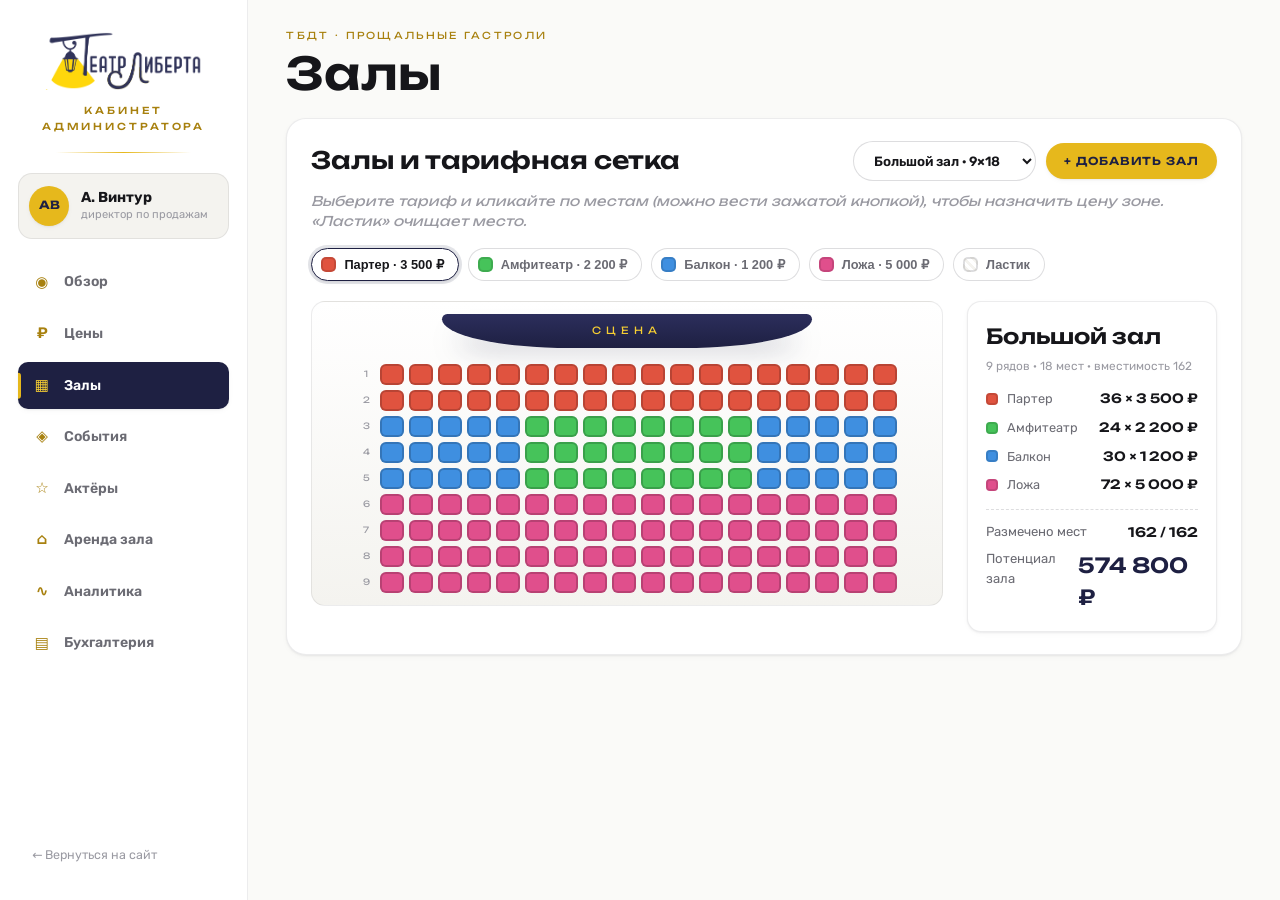
<file: halls.html>
<!DOCTYPE html>
<html lang="ru">
<head>
<meta charset="UTF-8" />
<meta name="viewport" content="width=device-width, initial-scale=1.0" />
<title>ТБДТ · Кабинет администратора · Залы</title>
<meta name="description" content="Демонстрационный кабинет администратора: залы и тарифная сетка." />
<link rel="preconnect" href="https://fonts.googleapis.com" />
<link rel="preconnect" href="https://fonts.gstatic.com" crossorigin />
<link href="https://fonts.googleapis.com/css2?family=Rubik:wght@300;400;500;600;700;800&family=Unbounded:wght@400;500;600;700;800&display=swap" rel="stylesheet" />
<link rel="stylesheet" href="admin.css?v=1" />
</head>
<body class="admin" data-page="halls">

<!-- ░░░ SIDEBAR ░░░ -->
<aside class="side">
  <a class="side-brand" href="index.html">
    <img src="assets/logo.png" alt="Театр Либерта" />
    <span class="sb-cap">Кабинет<br>администратора</span>
  </a>

  <div class="side-profile">
    <span class="avatar" aria-hidden="true">АВ</span>
    <span class="sp-info">
      <b>А. Винтур</b>
      <em>директор по продажам</em>
    </span>
  </div>

  <nav class="side-nav" id="sideNav">
    <a href="admin.html" data-tab="overview"><span class="ni">◉</span> Обзор</a>
    <a href="prices.html" data-tab="prices"><span class="ni">₽</span> Цены</a>
    <a href="halls.html" class="active" data-tab="halls"><span class="ni">▦</span> Залы</a>
    <a href="events.html" data-tab="events"><span class="ni">◈</span> События</a>
    <a href="actors.html" data-tab="actors"><span class="ni">☆</span> Актёры</a>
    <a href="rental.html" data-tab="rental"><span class="ni">⌂</span> Аренда зала</a>
    <a href="analytics.html" data-tab="analytics"><span class="ni">∿</span> Аналитика</a>
    <a href="ledger.html" data-tab="ledger"><span class="ni">▤</span> Бухгалтерия</a>
  </nav>

  <a class="side-back" href="index.html">← Вернуться на сайт</a>
</aside>

<!-- ░░░ MAIN ░░░ -->
<main class="main">
  <header class="top">
    <div class="top-title">
      <p class="crumb">ТБДТ · Прощальные гастроли</p>
      <h1 id="pageTitle">Залы</h1>
    </div>
  </header>

  <!-- ░ HALLS ░ -->
  <div class="tab" data-panel="halls">
    <section class="panel pad">
      <div class="panel-head">
        <h2>Залы и тарифная сетка</h2>
        <div class="hall-controls">
          <select id="hallSelect" aria-label="Выбор зала"></select>
          <button class="btn btn-gold" id="newHallBtn">+ Добавить зал</button>
        </div>
      </div>
      <p class="panel-note">Выберите тариф и кликайте по местам (можно вести зажатой кнопкой), чтобы назначить цену зоне. «Ластик» очищает место.</p>

      <form class="newhall" id="newHallForm" hidden>
        <label>Название <input name="name" required placeholder="Малая сцена" /></label>
        <label>Рядов <input name="rows" type="number" min="1" max="24" value="8" /></label>
        <label>Мест в ряду <input name="cols" type="number" min="1" max="36" value="16" /></label>
        <button class="btn btn-gold" type="submit">Создать зал</button>
        <button class="btn btn-plain" type="button" id="cancelHall">Отмена</button>
      </form>

      <div class="palette" id="palette"></div>

      <div class="halls-layout">
        <div class="seatgrid-scroll">
          <div class="stage-strip">СЦЕНА</div>
          <div class="seatgrid" id="seatGrid"></div>
        </div>
        <aside class="hall-summary" id="hallSummary"></aside>
      </div>
    </section>
  </div>

</main>

<div class="toast" id="toast" role="status" aria-live="polite"></div>

<script src="admin-store.js?v=1"></script>
<script src="admin.js?v=1"></script>
</body>
</html>
</file>
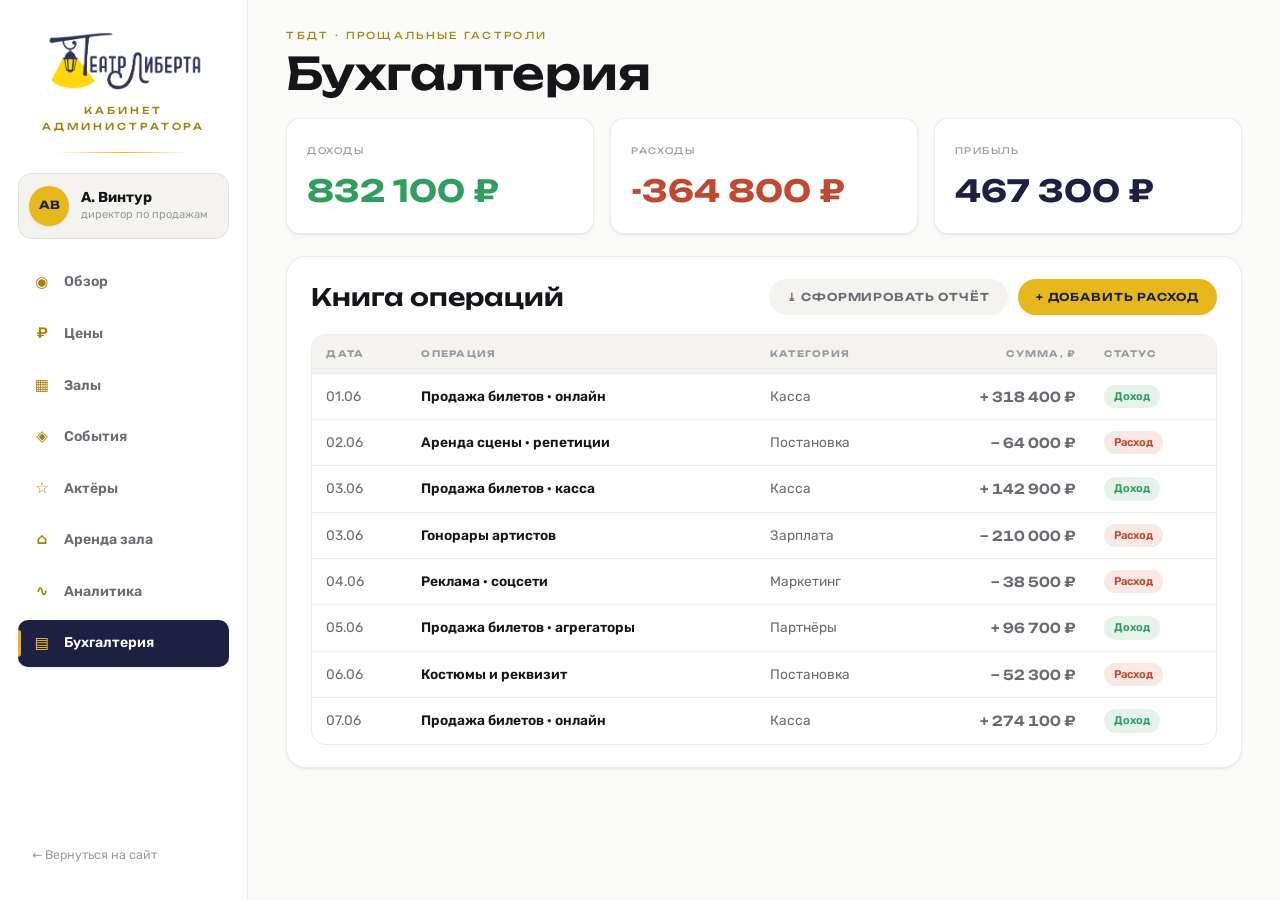
<file: ledger.html>
<!DOCTYPE html>
<html lang="ru">
<head>
<meta charset="UTF-8" />
<meta name="viewport" content="width=device-width, initial-scale=1.0" />
<title>ТБДТ · Кабинет администратора · Бухгалтерия</title>
<meta name="description" content="Демонстрационный кабинет администратора: книга операций." />
<link rel="preconnect" href="https://fonts.googleapis.com" />
<link rel="preconnect" href="https://fonts.gstatic.com" crossorigin />
<link href="https://fonts.googleapis.com/css2?family=Rubik:wght@300;400;500;600;700;800&family=Unbounded:wght@400;500;600;700;800&display=swap" rel="stylesheet" />
<link rel="stylesheet" href="admin.css?v=1" />
</head>
<body class="admin" data-page="ledger">

<!-- ░░░ SIDEBAR ░░░ -->
<aside class="side">
  <a class="side-brand" href="index.html">
    <img src="assets/logo.png" alt="Театр Либерта" />
    <span class="sb-cap">Кабинет<br>администратора</span>
  </a>

  <div class="side-profile">
    <span class="avatar" aria-hidden="true">АВ</span>
    <span class="sp-info">
      <b>А. Винтур</b>
      <em>директор по продажам</em>
    </span>
  </div>

  <nav class="side-nav" id="sideNav">
    <a href="admin.html" data-tab="overview"><span class="ni">◉</span> Обзор</a>
    <a href="prices.html" data-tab="prices"><span class="ni">₽</span> Цены</a>
    <a href="halls.html" data-tab="halls"><span class="ni">▦</span> Залы</a>
    <a href="events.html" data-tab="events"><span class="ni">◈</span> События</a>
    <a href="actors.html" data-tab="actors"><span class="ni">☆</span> Актёры</a>
    <a href="rental.html" data-tab="rental"><span class="ni">⌂</span> Аренда зала</a>
    <a href="analytics.html" data-tab="analytics"><span class="ni">∿</span> Аналитика</a>
    <a href="ledger.html" class="active" data-tab="ledger"><span class="ni">▤</span> Бухгалтерия</a>
  </nav>

  <a class="side-back" href="index.html">← Вернуться на сайт</a>
</aside>

<!-- ░░░ MAIN ░░░ -->
<main class="main">
  <header class="top">
    <div class="top-title">
      <p class="crumb">ТБДТ · Прощальные гастроли</p>
      <h1 id="pageTitle">Бухгалтерия</h1>
    </div>
  </header>

  <!-- ░ LEDGER ░ -->
  <div class="tab" data-panel="ledger">
    <section class="ledger-sum" id="ledgerSum"></section>
    <section class="panel pad">
      <div class="panel-head">
        <h2>Книга операций</h2>
        <div class="ledger-actions">
          <button class="btn btn-plain" id="buildReport">⤓ Сформировать отчёт</button>
          <button class="btn btn-gold" id="addExpense">+ Добавить расход</button>
        </div>
      </div>
      <div class="table-wrap">
        <table class="dtable ledger-table">
          <thead>
            <tr><th>Дата</th><th>Операция</th><th>Категория</th><th class="num">Сумма, ₽</th><th>Статус</th></tr>
          </thead>
          <tbody id="ledgerBody"></tbody>
        </table>
      </div>
    </section>
  </div>

</main>

<div class="toast" id="toast" role="status" aria-live="polite"></div>

<script src="admin-store.js?v=1"></script>
<script src="admin.js?v=1"></script>
</body>
</html>
</file>
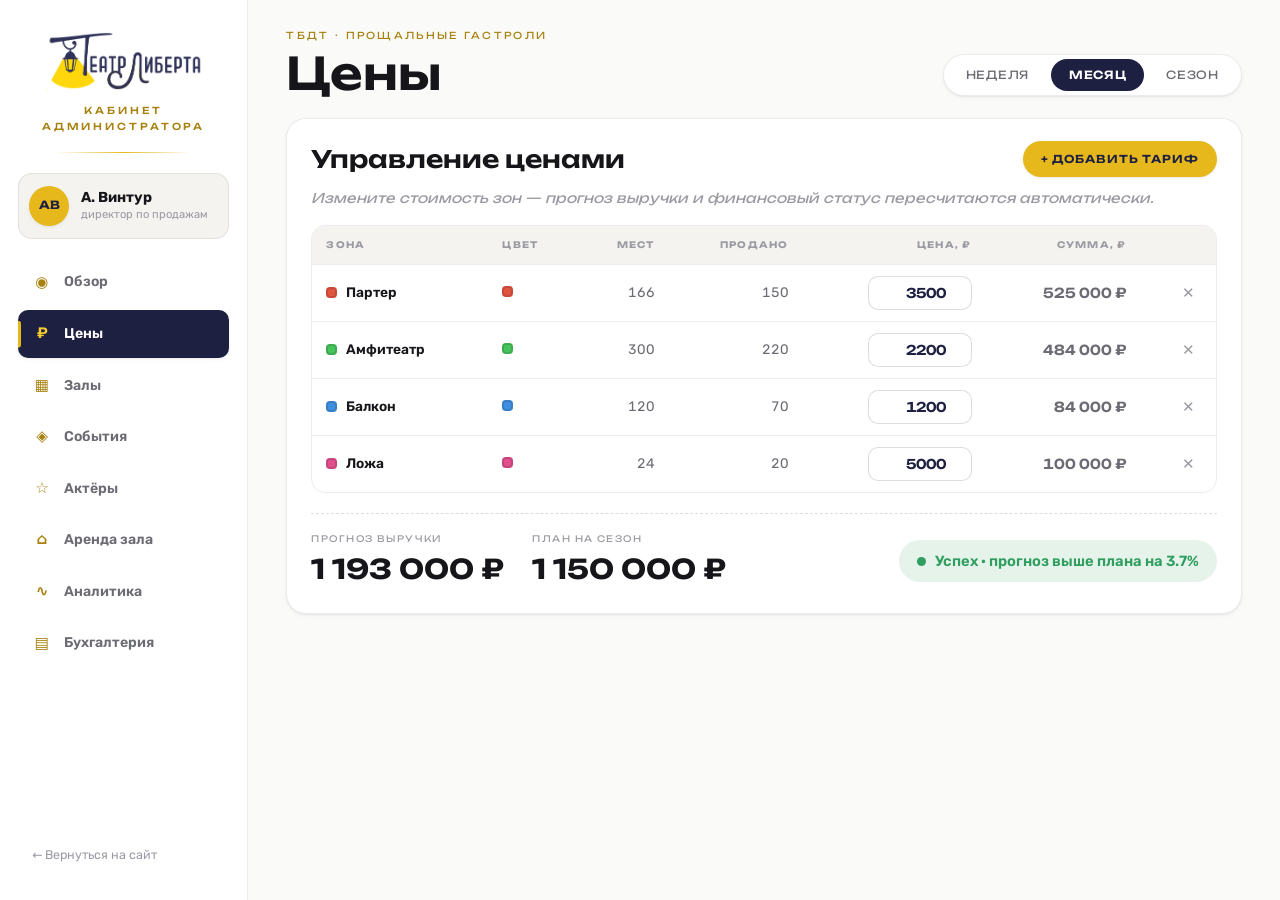
<file: prices.html>
<!DOCTYPE html>
<html lang="ru">
<head>
<meta charset="UTF-8" />
<meta name="viewport" content="width=device-width, initial-scale=1.0" />
<title>ТБДТ · Кабинет администратора · Цены</title>
<meta name="description" content="Демонстрационный кабинет администратора: управление ценами." />
<link rel="preconnect" href="https://fonts.googleapis.com" />
<link rel="preconnect" href="https://fonts.gstatic.com" crossorigin />
<link href="https://fonts.googleapis.com/css2?family=Rubik:wght@300;400;500;600;700;800&family=Unbounded:wght@400;500;600;700;800&display=swap" rel="stylesheet" />
<link rel="stylesheet" href="admin.css?v=1" />
</head>
<body class="admin" data-page="prices">

<!-- ░░░ SIDEBAR ░░░ -->
<aside class="side">
  <a class="side-brand" href="index.html">
    <img src="assets/logo.png" alt="Театр Либерта" />
    <span class="sb-cap">Кабинет<br>администратора</span>
  </a>

  <div class="side-profile">
    <span class="avatar" aria-hidden="true">АВ</span>
    <span class="sp-info">
      <b>А. Винтур</b>
      <em>директор по продажам</em>
    </span>
  </div>

  <nav class="side-nav" id="sideNav">
    <a href="admin.html" data-tab="overview"><span class="ni">◉</span> Обзор</a>
    <a href="prices.html" class="active" data-tab="prices"><span class="ni">₽</span> Цены</a>
    <a href="halls.html" data-tab="halls"><span class="ni">▦</span> Залы</a>
    <a href="events.html" data-tab="events"><span class="ni">◈</span> События</a>
    <a href="actors.html" data-tab="actors"><span class="ni">☆</span> Актёры</a>
    <a href="rental.html" data-tab="rental"><span class="ni">⌂</span> Аренда зала</a>
    <a href="analytics.html" data-tab="analytics"><span class="ni">∿</span> Аналитика</a>
    <a href="ledger.html" data-tab="ledger"><span class="ni">▤</span> Бухгалтерия</a>
  </nav>

  <a class="side-back" href="index.html">← Вернуться на сайт</a>
</aside>

<!-- ░░░ MAIN ░░░ -->
<main class="main">
  <header class="top">
    <div class="top-title">
      <p class="crumb">ТБДТ · Прощальные гастроли</p>
      <h1 id="pageTitle">Цены</h1>
    </div>
    <div class="period" id="period" role="tablist" aria-label="Период">
      <button data-p="week">Неделя</button>
      <button data-p="month" class="active">Месяц</button>
      <button data-p="season">Сезон</button>
    </div>
  </header>

  <!-- ░ PRICES ░ -->
  <div class="tab" data-panel="prices">
    <section class="panel pad">
      <div class="panel-head">
        <h2>Управление ценами</h2>
        <button class="btn btn-gold" id="addTier">+ Добавить тариф</button>
      </div>
      <p class="panel-note">Измените стоимость зон — прогноз выручки и финансовый статус пересчитаются автоматически.</p>

      <div class="table-wrap">
        <table class="dtable price-table">
          <thead>
            <tr><th>Зона</th><th>Цвет</th><th class="num">Мест</th><th class="num">Продано</th><th class="num">Цена, ₽</th><th class="num">Сумма, ₽</th><th></th></tr>
          </thead>
          <tbody id="priceBody"></tbody>
        </table>
      </div>

      <div class="price-foot">
        <div class="pf-block">
          <span>Прогноз выручки</span>
          <b id="projRevenue">—</b>
        </div>
        <div class="pf-block">
          <span>План на сезон</span>
          <b id="planRevenue">—</b>
        </div>
        <div class="pf-status" id="priceStatus" data-state="up">
          <span class="pfs-dot"></span><span id="priceStatusText">—</span>
        </div>
      </div>
    </section>
  </div>

</main>

<div class="toast" id="toast" role="status" aria-live="polite"></div>

<script src="admin-store.js?v=1"></script>
<script src="admin.js?v=1"></script>
</body>
</html>
</file>
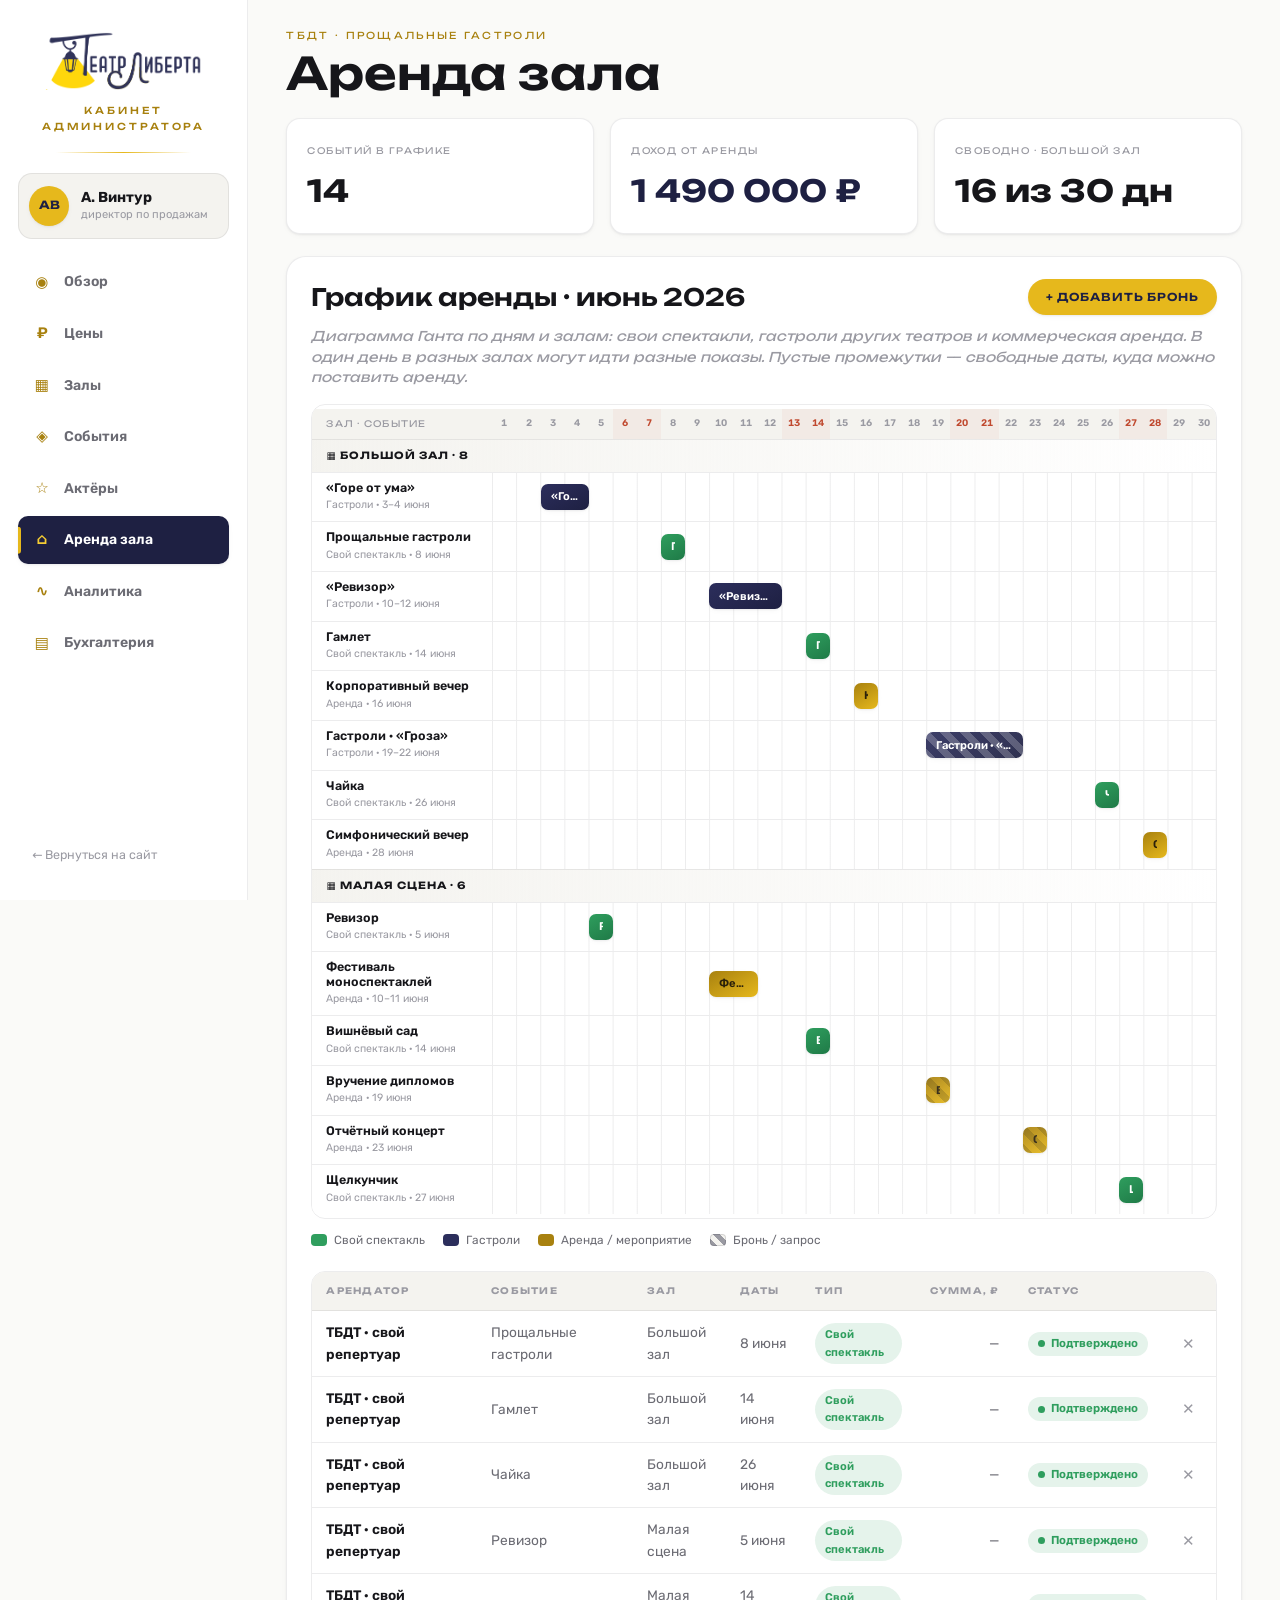
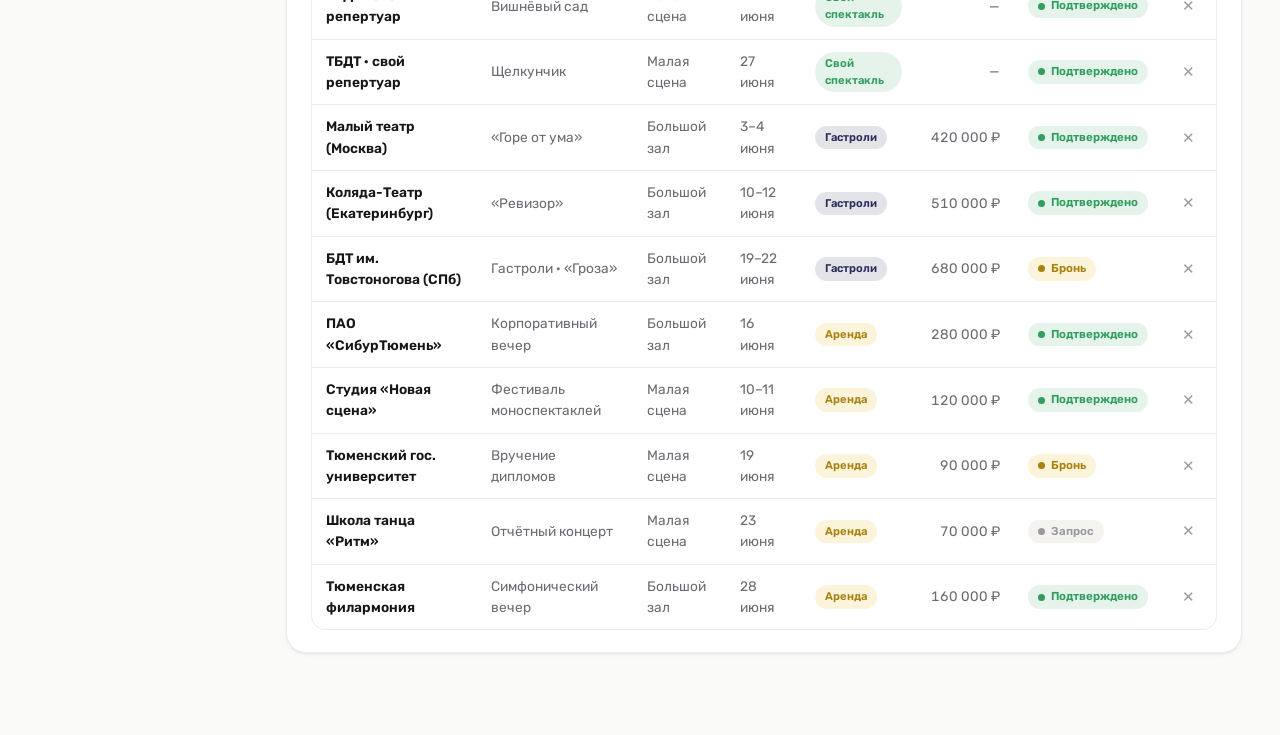
<file: rental.html>
<!DOCTYPE html>
<html lang="ru">
<head>
<meta charset="UTF-8" />
<meta name="viewport" content="width=device-width, initial-scale=1.0" />
<title>ТБДТ · Кабинет администратора · Аренда зала</title>
<meta name="description" content="Демонстрационный кабинет администратора: график аренды залов." />
<link rel="preconnect" href="https://fonts.googleapis.com" />
<link rel="preconnect" href="https://fonts.gstatic.com" crossorigin />
<link href="https://fonts.googleapis.com/css2?family=Rubik:wght@300;400;500;600;700;800&family=Unbounded:wght@400;500;600;700;800&display=swap" rel="stylesheet" />
<link rel="stylesheet" href="admin.css?v=1" />
</head>
<body class="admin" data-page="rental">

<!-- ░░░ SIDEBAR ░░░ -->
<aside class="side">
  <a class="side-brand" href="index.html">
    <img src="assets/logo.png" alt="Театр Либерта" />
    <span class="sb-cap">Кабинет<br>администратора</span>
  </a>

  <div class="side-profile">
    <span class="avatar" aria-hidden="true">АВ</span>
    <span class="sp-info">
      <b>А. Винтур</b>
      <em>директор по продажам</em>
    </span>
  </div>

  <nav class="side-nav" id="sideNav">
    <a href="admin.html" data-tab="overview"><span class="ni">◉</span> Обзор</a>
    <a href="prices.html" data-tab="prices"><span class="ni">₽</span> Цены</a>
    <a href="halls.html" data-tab="halls"><span class="ni">▦</span> Залы</a>
    <a href="events.html" data-tab="events"><span class="ni">◈</span> События</a>
    <a href="actors.html" data-tab="actors"><span class="ni">☆</span> Актёры</a>
    <a href="rental.html" class="active" data-tab="rental"><span class="ni">⌂</span> Аренда зала</a>
    <a href="analytics.html" data-tab="analytics"><span class="ni">∿</span> Аналитика</a>
    <a href="ledger.html" data-tab="ledger"><span class="ni">▤</span> Бухгалтерия</a>
  </nav>

  <a class="side-back" href="index.html">← Вернуться на сайт</a>
</aside>

<!-- ░░░ MAIN ░░░ -->
<main class="main">
  <header class="top">
    <div class="top-title">
      <p class="crumb">ТБДТ · Прощальные гастроли</p>
      <h1 id="pageTitle">Аренда зала</h1>
    </div>
  </header>

  <!-- ░ RENTAL ░ -->
  <div class="tab" data-panel="rental">
    <section class="ledger-sum" id="rentalSum"></section>

    <section class="panel pad">
      <div class="panel-head">
        <h2>График аренды · <span id="rentalMonth">июнь 2026</span></h2>
        <button class="btn btn-gold" id="newRentalBtn">+ Добавить бронь</button>
      </div>
      <p class="panel-note">Диаграмма Ганта по дням и залам: свои спектакли, гастроли других театров и коммерческая аренда. В один день в разных залах могут идти разные показы. Пустые промежутки — свободные даты, куда можно поставить аренду.</p>

      <form class="newevent" id="newRentalForm" hidden>
        <label>Арендатор / театр <input name="org" required placeholder="Малый театр (Москва)" /></label>
        <label>Событие <input name="title" placeholder="Гастроли · «Горе от ума»" /></label>
        <label>Зал <select name="hall" id="rentalHallSelect"></select></label>
        <label>Тип
          <select name="type">
            <option value="own">Свой спектакль</option>
            <option value="tour" selected>Гастроли</option>
            <option value="rent">Аренда / мероприятие</option>
          </select>
        </label>
        <label>Дата (день) <input name="start" type="number" min="1" max="30" value="1" /></label>
        <label>Дней <input name="days" type="number" min="1" max="30" value="2" /></label>
        <label>Сумма, ₽ <input name="amount" type="number" min="0" step="5000" value="150000" /></label>
        <label>Статус
          <select name="status">
            <option value="confirmed" selected>Подтверждено</option>
            <option value="option">Бронь</option>
            <option value="request">Запрос</option>
          </select>
        </label>
        <button class="btn btn-gold" type="submit">Добавить бронь</button>
        <button class="btn btn-plain" type="button" id="cancelRental">Отмена</button>
      </form>

      <div class="gantt-scroll">
        <div class="gantt" id="rentalGantt"></div>
      </div>
      <div class="gantt-legend">
        <span><i class="gl-sw own"></i> Свой спектакль</span>
        <span><i class="gl-sw tour"></i> Гастроли</span>
        <span><i class="gl-sw rent"></i> Аренда / мероприятие</span>
        <span><i class="gl-sw pending"></i> Бронь / запрос</span>
      </div>

      <div class="table-wrap" style="margin-top:22px">
        <table class="dtable rental-table">
          <thead>
            <tr><th>Арендатор</th><th>Событие</th><th>Зал</th><th>Даты</th><th>Тип</th><th class="num">Сумма, ₽</th><th>Статус</th><th></th></tr>
          </thead>
          <tbody id="rentalBody"></tbody>
        </table>
      </div>
    </section>
  </div>

</main>

<div class="toast" id="toast" role="status" aria-live="polite"></div>

<script src="admin-store.js?v=1"></script>
<script src="admin.js?v=1"></script>
</body>
</html>
</file>
<file: styles.css>
/* ============================================================
   ТБДТ · Театральная касса — LIGHT
   Aesthetic: clean modern light theme — navy + gold accents.
   Display: Unbounded. UI/labels: Rubik.
   ============================================================ */

:root{
  --bg:        #FAFAF8;
  --surface:   #FFFFFF;
  --surface-2: #F4F3EF;

  --ink:       #16161A;
  --ink-2:     #6B6B73;
  --ink-mute:  #9A9AA2;

  --navy:      #1E2042;
  --navy-hi:   #2C2E5C;
  --gold:      #E6B81C;
  --gold-deep: #A8810F;
  --gold-hi:   #F5CD33;
  --font-acc:  var(--font-disp);

  --line:      rgba(20,20,30,.08);
  --line-2:    rgba(20,20,30,.14);

  --ok:        #2f9e5e;
  --warn:      #c0492f;

  --font-disp: "Unbounded", system-ui, sans-serif;
  --font-ui:   "Rubik", system-ui, sans-serif;

  --r-sm: 10px;
  --r:    14px;
  --r-lg: 20px;

  --maxw: 1280px;
  --gutter: clamp(20px, 4vw, 44px);

  --ease: cubic-bezier(.22,.61,.36,1);
  --t-fast: .18s;
  --t: .32s;

  --sh-sm: 0 1px 2px rgba(20,20,30,.05), 0 2px 8px -4px rgba(20,20,30,.10);
  --sh-md: 0 4px 12px -4px rgba(20,20,30,.10), 0 16px 40px -24px rgba(20,20,30,.22);
  --sh-lg: 0 24px 70px -40px rgba(20,20,30,.35);
}

*{box-sizing:border-box;margin:0;padding:0}
[hidden]{display:none!important}
html{scroll-behavior:smooth}
body{
  font-family:var(--font-ui);
  background:var(--bg);
  color:var(--ink);
  line-height:1.55;
  -webkit-font-smoothing:antialiased;
  overflow-x:hidden;
}
a{color:inherit;text-decoration:none}
::selection{background:var(--navy);color:#fff}

[data-reveal]{opacity:0;transform:translateY(16px);transition:opacity .5s var(--ease), transform .5s var(--ease)}
[data-reveal].is-in{opacity:1;transform:none}
@media (prefers-reduced-motion: reduce){
  *{animation:none !important;transition:none !important;scroll-behavior:auto !important}
  [data-reveal]{opacity:1;transform:none}
}

/* ---- shared ---- */
.kicker{font-family:var(--font-ui);font-size:.72rem;letter-spacing:.24em;text-transform:uppercase;color:var(--navy);font-weight:700}
.kicker-dark{color:var(--gold-deep)}
.section-head{display:flex;flex-wrap:wrap;align-items:flex-end;justify-content:space-between;gap:8px 28px;margin-bottom:36px;padding-bottom:18px;border-bottom:1px solid var(--line)}
.sh-left{display:flex;flex-direction:column;gap:12px}
.section-eyebrow{display:inline-flex;align-items:center;gap:12px;font-family:var(--font-ui);font-size:.7rem;letter-spacing:.18em;text-transform:uppercase;color:var(--gold-deep);font-weight:700}
.se-num{font-size:.66rem;color:var(--navy);background:rgba(30,32,66,.07);border:1px solid var(--line);border-radius:6px;padding:3px 7px;letter-spacing:.05em}
.section-title{font-family:var(--font-disp);font-weight:600;font-size:clamp(1.9rem,4.4vw,2.9rem);letter-spacing:-.01em;color:var(--ink);line-height:1.02}
.section-note{font-family:var(--font-ui);font-size:1rem;color:var(--ink-2)}

.btn{font-family:var(--font-ui);font-weight:600;font-size:.92rem;letter-spacing:.01em;border:none;cursor:pointer;border-radius:999px;padding:14px 26px;display:inline-flex;align-items:center;gap:.55em;transition:transform var(--t) var(--ease), box-shadow var(--t) var(--ease), background var(--t-fast)}
.btn:active{transform:translateY(1px)}
.btn-primary{background:var(--navy);color:#fff;box-shadow:var(--sh-sm)}
.btn-primary:hover{background:var(--navy-hi);transform:translateY(-2px);box-shadow:var(--sh-md)}
.btn-primary:disabled{background:#D9D9D2;color:#9A9AA2;cursor:not-allowed;box-shadow:none;transform:none}
.btn-ghost{background:transparent;color:var(--navy);border:1px solid var(--line-2)}
.btn-ghost:hover{background:var(--surface-2);border-color:var(--navy)}
.btn-block{width:100%;justify-content:center}

/* ============================================================ HEADER */
.site-head{position:sticky;top:0;z-index:200;backdrop-filter:blur(12px);background:rgba(250,250,248,.78);border-bottom:1px solid var(--line);transition:background var(--t), box-shadow var(--t)}
.site-head.scrolled{background:rgba(250,250,248,.95);box-shadow:var(--sh-sm)}
.head-inner{max-width:var(--maxw);margin:0 auto;padding:14px var(--gutter);display:flex;align-items:center;gap:32px}
.brand{display:flex;align-items:center;gap:14px}
.brand-logo{height:38px;width:auto;display:block}
.head-nav{display:flex;gap:28px;margin-left:auto;font-weight:500;font-size:.95rem}
.head-nav a{position:relative;color:var(--ink-2);transition:color var(--t-fast)}
.head-nav a::after{content:"";position:absolute;left:0;right:100%;bottom:-6px;height:2px;background:var(--gold);transition:right var(--t) var(--ease)}
.head-nav a:hover{color:var(--ink)}
.head-nav a:hover::after{right:0}
.nav-admin{color:var(--navy);font-weight:600}
.head-cart{position:relative;display:inline-flex;align-items:center;gap:8px;background:var(--surface);border:1px solid var(--line-2);border-radius:999px;padding:9px 14px;cursor:pointer;transition:transform var(--t-fast),box-shadow var(--t-fast)}
.head-cart:hover{transform:translateY(-1px);box-shadow:var(--sh-sm)}
.hc-icon{font-size:1rem;color:var(--ink-2)}
.hc-count{min-width:20px;height:20px;display:inline-grid;place-items:center;background:var(--gold);color:var(--navy);font-weight:700;font-size:.78rem;border-radius:999px;padding:0 5px}
.hc-count.bump{transform:scale(1.45)}

/* ============================================================ HERO — full-bleed photo, copy on a legible scrim */
.hero{position:relative;min-height:clamp(540px,72vh,760px);display:flex;align-items:center;overflow:hidden}
.hero-photo{position:absolute;inset:0;background:url("assets/cover.webp") center/cover no-repeat;transform-origin:center;animation:heroDrift 26s ease-in-out infinite;will-change:transform}
@keyframes heroDrift{
  0%   {transform:scale(1.08) translate(0,0)}
  25%  {transform:scale(1.13) translate(-1.8%, -1.2%)}
  50%  {transform:scale(1.16) translate(1.5%, -1.8%)}
  75%  {transform:scale(1.12) translate(1.8%, 1%)}
  100% {transform:scale(1.08) translate(0,0)}
}
.hero-scrim{position:absolute;inset:0;background:linear-gradient(100deg, rgba(250,250,248,.96) 0%, rgba(250,250,248,.86) 34%, rgba(250,250,248,.25) 66%, transparent 100%)}
/* slow drifting sheen over the cover for extra life */
.hero-scrim::after{content:"";position:absolute;inset:0;pointer-events:none;background:radial-gradient(60% 50% at 70% 30%, rgba(255,255,255,.10), transparent 70%);animation:heroSheen 14s ease-in-out infinite alternate}
@keyframes heroSheen{from{opacity:.35;transform:translate(-4%, -2%)}to{opacity:.8;transform:translate(4%, 3%)}}
.hero-inner{position:relative;max-width:var(--maxw);margin:0 auto;padding:0 var(--gutter);width:100%}
.hero-copy{max-width:560px;display:flex;flex-direction:column;gap:20px}
.hero-title{font-family:var(--font-disp);font-weight:700;line-height:.98;letter-spacing:-.02em;font-size:clamp(2.8rem,8vw,5.4rem);color:var(--ink)}
.ht-line{display:block;opacity:0;transform:translateY(20px);animation:heroLine .7s var(--ease) forwards}
.ht-1{animation-delay:.15s}
.ht-2{animation-delay:.28s;color:var(--navy)}
@keyframes heroLine{to{opacity:1;transform:none}}
.hero-author{font-size:1.05rem;color:var(--ink-2)}
.hero-actions{display:flex;gap:14px;flex-wrap:wrap;margin-top:4px}
.hero-facts{display:flex;flex-wrap:wrap;gap:24px 36px;margin-top:14px;padding-top:20px;border-top:1px solid var(--line)}
.hero-facts dt{font-size:.72rem;letter-spacing:.12em;text-transform:uppercase;color:var(--ink-mute);font-weight:600}
.hero-facts dd{font-family:var(--font-disp);font-weight:500;font-size:1.1rem;color:var(--ink);margin-top:4px}
@media (prefers-reduced-motion: reduce){.ht-line,.hero-photo{opacity:1;transform:none;animation:none}.hero-scrim::after{animation:none}}

/* ============================================================ DATES */
.dates{max-width:var(--maxw);margin:0 auto;padding:clamp(56px,9vw,96px) var(--gutter) 0}
.date-rail{display:flex;gap:14px;overflow-x:auto;padding:6px 2px 18px;scroll-snap-type:x mandatory;scrollbar-width:thin;scrollbar-color:var(--gold) transparent}
.date-rail::-webkit-scrollbar{height:5px}
.date-rail::-webkit-scrollbar-thumb{background:var(--gold);border-radius:9px}
.date-card{flex:0 0 auto;scroll-snap-align:start;min-width:150px;cursor:pointer;background:var(--surface);border:1px solid var(--line-2);border-radius:var(--r);padding:16px 18px;text-align:left;box-shadow:var(--sh-sm);transition:transform var(--t-fast),border-color var(--t-fast),box-shadow var(--t-fast)}
.date-card:hover{transform:translateY(-2px);border-color:var(--navy);box-shadow:var(--sh-md)}
.dc-day{font-family:var(--font-disp);font-weight:500;font-size:1.05rem;color:var(--ink)}
.dc-day b{font-size:1.7rem;font-weight:600;margin-right:4px}
.dc-wd{font-size:.78rem;text-transform:uppercase;letter-spacing:.08em;color:var(--ink-2);margin-top:4px}
.dc-times{display:flex;gap:6px;flex-wrap:wrap;margin-top:10px}
.dc-time{font-size:.74rem;font-weight:600;color:var(--ink-2);background:var(--surface-2);border-radius:999px;padding:3px 8px}
.date-card.active{background:var(--navy);border-color:var(--navy);box-shadow:var(--sh-md)}
.date-card.active .dc-day,.date-card.active .dc-day b{color:#fff}
.date-card.active .dc-wd{color:rgba(255,255,255,.7)}
.date-card.active .dc-time{background:rgba(255,255,255,.14);color:#fff}

/* ticket-availability indicator */
.dc-avail{margin-top:12px;padding-top:10px;border-top:1px solid var(--line)}
.dc-bar{display:block;height:5px;border-radius:999px;background:var(--surface-2);overflow:hidden}
.dc-bar-fill{display:block;height:100%;border-radius:999px;transition:width var(--t) var(--ease)}
.dc-left{display:inline-flex;align-items:center;gap:6px;margin-top:7px;font-size:.74rem;font-weight:600}
.dc-left::before{content:"";width:7px;height:7px;border-radius:50%;background:currentColor;flex:0 0 auto}
.date-card.ok  .dc-bar-fill{background:var(--ok,#2f9e5e)}
.date-card.ok  .dc-left{color:var(--ok,#2f9e5e)}
.date-card.mid .dc-bar-fill{background:var(--gold-deep,#a8810f)}
.date-card.mid .dc-left{color:var(--gold-deep,#a8810f)}
.date-card.low .dc-bar-fill{background:var(--warn,#c0492f)}
.date-card.low .dc-left{color:var(--warn,#c0492f)}
.date-card.sold{cursor:not-allowed;opacity:.62}
.date-card.sold:hover{transform:none;border-color:var(--line-2);box-shadow:var(--sh-sm)}
.date-card.sold .dc-bar-fill{background:var(--ink-mute)}
.date-card.sold .dc-left{color:var(--ink-mute)}
.date-card.sold .dc-time{opacity:.6}
/* keep indicator readable on the active (navy) card */
.date-card.active .dc-avail{border-top-color:rgba(255,255,255,.18)}
.date-card.active .dc-bar{background:rgba(255,255,255,.18)}
.date-card.active.ok .dc-bar-fill{background:#5fd98a}
.date-card.active.mid .dc-bar-fill{background:var(--gold-hi,#f5cd33)}
.date-card.active.low .dc-bar-fill{background:#ff9e8f}
.date-card.active .dc-left{color:#fff}
.session-bar{display:flex;flex-wrap:wrap;align-items:center;justify-content:space-between;gap:16px;margin-top:22px;padding:18px 22px;background:var(--surface);border:1px solid var(--line);border-radius:var(--r-lg);box-shadow:var(--sh-sm)}
.session-info{display:flex;flex-direction:column;gap:2px}
.si-date{font-family:var(--font-disp);font-weight:500;font-size:1.1rem}
.si-hall{font-size:.85rem;color:var(--ink-2)}
.session-times{display:flex;gap:10px;flex-wrap:wrap;align-items:flex-start}
.session-times.with-avail{align-items:flex-start}
.time-slot{display:flex;flex-direction:column;align-items:center;gap:6px}
.time-chip{font-family:var(--font-ui);font-weight:600;border:1px solid var(--line-2);background:var(--surface);border-radius:999px;padding:9px 16px;cursor:pointer;color:var(--ink);transition:border-color var(--t-fast),background var(--t-fast),color var(--t-fast)}
.time-chip:hover{border-color:var(--navy)}
.time-chip.active{background:var(--navy);color:#fff;border-color:var(--navy)}
.time-avail{display:inline-flex;align-items:center;gap:5px;font-size:.72rem;font-weight:600;white-space:nowrap}
.time-avail::before{content:"";width:6px;height:6px;border-radius:50%;background:currentColor;flex:0 0 auto}
.time-avail.ok{color:var(--ok,#2f9e5e)}
.time-avail.mid{color:var(--gold-deep,#a8810f)}
.time-avail.low{color:var(--warn,#c0492f)}
.time-avail.sold{color:var(--ink-mute)}

/* ============================================================ HALL */
.hall{max-width:var(--maxw);margin:0 auto;padding:clamp(48px,7vw,80px) var(--gutter)}
.hall-shell{display:grid;grid-template-columns:1fr 360px;gap:28px;align-items:start}
.hall-main{background:var(--surface);border:1px solid var(--line);border-radius:var(--r-lg);padding:30px clamp(16px,3vw,38px) 36px;position:relative;overflow:hidden;box-shadow:var(--sh-sm)}
.hall-toolbar{display:flex;justify-content:flex-end;margin-bottom:14px}
.hall-expand{display:inline-flex;align-items:center;gap:8px;font-family:var(--font-ui);font-weight:600;font-size:.85rem;border:1px solid var(--line-2);background:var(--surface);color:var(--ink-2);border-radius:999px;padding:8px 14px;cursor:pointer;transition:border-color var(--t-fast),color var(--t-fast),transform var(--t-fast)}
.hall-expand:hover{border-color:var(--navy);color:var(--navy);transform:translateY(-1px)}
.hall-expand .he-icon{font-size:.95rem;line-height:1}
.hall.wide{max-width:none;width:100vw;margin-left:calc(50% - 50vw);padding-left:clamp(16px,4vw,56px);padding-right:clamp(16px,4vw,56px)}
.hall.wide .hall-shell{grid-template-columns:1fr}
.hall.wide .order{position:static}
.hall.wide .order-card{max-width:560px;margin:26px auto 0}
.hall.wide .hall-plan{margin:0 auto}
.hall.wide .hall-expand .he-icon{transform:rotate(45deg)}
.legend{display:flex;flex-wrap:wrap;gap:8px 9px;justify-content:center;margin-bottom:26px}
.leg-item{display:inline-flex;align-items:center;gap:7px;font-size:.72rem;font-weight:500;color:var(--ink-2);background:var(--surface);border:1px solid var(--line);padding:5px 12px 5px 8px;border-radius:999px;cursor:default;transition:background var(--t-fast)}
.leg-item:hover{background:var(--surface-2)}
.leg-sw{width:13px;height:13px;border-radius:4px;background:var(--sw,#ccc)}
.leg-item.busy .leg-sw{background:#E3E3DE}
.stage-wrap{position:relative;margin:4px auto 30px;max-width:620px}
.screen-glow{position:absolute;left:50%;bottom:-8px;transform:translateX(-50%);width:84%;height:54px;border-radius:50%;background:radial-gradient(ellipse at center, rgba(230,184,28,.28), transparent 70%);filter:blur(16px)}
.stage{position:relative;text-align:center;font-family:var(--font-disp);font-size:.78rem;letter-spacing:.4em;text-transform:uppercase;color:var(--ink-2);padding:12px;border-radius:8px 8px 60% 60%/8px 8px 100% 100%;background:var(--surface-2);border:1px solid var(--line-2)}
.seatmap-scroll{overflow-x:auto;padding-bottom:10px;scrollbar-width:thin;scrollbar-color:var(--gold) transparent}
.seatmap-scroll::-webkit-scrollbar{height:7px}
.seatmap-scroll::-webkit-scrollbar-thumb{background:var(--gold);border-radius:9px}
.hall-plan{min-width:max-content;margin:0 auto;display:flex;flex-direction:column;gap:30px;align-items:center}
.plan-band{display:flex;align-items:center;justify-content:center;gap:26px}
.plan-band.with-sides{align-items:stretch}
.block{display:flex;flex-direction:column;gap:6px}
.block-title{font-family:var(--font-disp);font-size:.58rem;letter-spacing:.28em;text-transform:uppercase;color:var(--ink-mute);text-align:center;margin-bottom:6px}
.seat-row{display:flex;align-items:center;gap:5px;justify-content:center}
.row-label{width:18px;text-align:center;font-family:var(--font-disp);font-size:.56rem;color:var(--ink-mute);flex:0 0 auto}
.boxes{display:flex;flex-direction:column;gap:5px;justify-content:center;padding-top:6px}
.boxes.left{align-items:flex-start}
.boxes.right{align-items:flex-end}
.boxes .seat-row{gap:5px}
.box-step{margin-left:var(--ml,0)}
.seat{width:24px;height:24px;flex:0 0 auto;border-radius:7px;border:1px solid rgba(20,20,30,.16);background:var(--c,var(--surface-2));color:#15233a;font-family:var(--font-ui);font-size:.58rem;font-weight:700;display:grid;place-items:center;cursor:pointer;outline:2px solid transparent;outline-offset:1px;transition:transform var(--t-fast) var(--ease),box-shadow var(--t-fast),outline-color var(--t-fast)}
.seat:hover{transform:scale(1.22);outline-color:var(--gold);box-shadow:var(--sh-sm);z-index:3}
.seat.selected{background:var(--navy);border-color:var(--navy);color:#fff;transform:scale(1.14);box-shadow:0 0 0 2px var(--gold)}
.seat.busy{background:#E3E3DE;border-color:#E3E3DE;color:transparent;cursor:not-allowed;opacity:.5;outline:none}
.seat.busy:hover{transform:none;box-shadow:none;outline-color:transparent}
.seat.gap{visibility:hidden;pointer-events:none;box-shadow:none}
.seat-tip{position:fixed;z-index:9000;pointer-events:none;left:0;top:0;background:var(--navy);color:#fff;font-size:.78rem;font-weight:600;padding:7px 11px;border-radius:9px;box-shadow:var(--sh-md);opacity:0;transform:translate(-50%,-100%) translateY(-8px);transition:opacity var(--t-fast),transform var(--t-fast);white-space:nowrap}
.seat-tip.show{opacity:1;transform:translate(-50%,-100%) translateY(-16px)}
.seat-tip::after{content:"";position:absolute;top:100%;left:50%;transform:translateX(-50%);border:6px solid transparent;border-top-color:var(--navy)}
.seat-tip .st-price{color:var(--gold-hi);margin-left:6px}
.hall-hint{margin-top:24px;display:flex;align-items:center;gap:12px;flex-wrap:wrap;justify-content:center;font-size:.8rem;color:var(--ink-2)}
.hint-dot{width:14px;height:14px;border-radius:5px;display:inline-block}
.dot-free{background:var(--surface);border:1.5px solid var(--line-2)}
.dot-sel{background:var(--navy)}
.dot-busy{background:#E3E3DE}
.hall-hint em{font-style:normal;color:var(--ink-mute);margin-left:auto}

/* ============================================================ ORDER */
.order{position:sticky;top:90px}
.order-card{background:var(--surface);color:var(--ink);border-radius:var(--r-lg);padding:24px;box-shadow:var(--sh-md);position:relative;overflow:hidden;border:1px solid var(--line)}
.order-card::before{content:"";position:absolute;top:0;left:0;right:0;height:4px;background:linear-gradient(90deg,var(--navy),var(--navy-hi))}
.order-head{border-bottom:1px solid var(--line);padding-bottom:14px;margin-bottom:14px;margin-top:4px}
.order-head h3{font-family:var(--font-disp);font-size:1.5rem;font-weight:600}
.order-show{font-size:.78rem;color:var(--ink-2);margin-top:4px;display:block}
.order-list{list-style:none;display:flex;flex-direction:column;gap:9px;min-height:90px;max-height:320px;overflow-y:auto}
.order-empty{text-align:center;color:var(--ink-mute);font-size:.92rem;padding:24px 8px;line-height:1.5}
.oe-mark{display:block;font-size:1.6rem;color:var(--gold);margin-bottom:8px}
.order-item{display:flex;align-items:center;gap:12px;background:var(--surface-2);border-radius:10px;padding:9px 11px;animation:slideIn .3s var(--ease)}
@keyframes slideIn{from{opacity:0;transform:translateX(10px)}to{opacity:1;transform:none}}
.oi-chip{width:8px;height:30px;border-radius:4px;flex:0 0 auto}
.oi-info{flex:1;line-height:1.3;display:flex;flex-direction:column}
.oi-seat{font-weight:700;font-size:.88rem}
.oi-zone{font-size:.7rem;color:var(--ink-mute)}
.oi-price{font-family:var(--font-ui);font-weight:600;font-size:.86rem}
.oi-rm{background:none;border:none;cursor:pointer;color:var(--ink-mute);font-size:.95rem;width:26px;height:26px;border-radius:50%;transition:background var(--t-fast),color var(--t-fast);flex:0 0 auto}
.oi-rm:hover{background:rgba(30,32,66,.1);color:var(--navy)}
.order-totals{border-top:1px solid var(--line);margin-top:16px;padding-top:14px;display:flex;flex-direction:column;gap:8px}
.ot-row{display:flex;justify-content:space-between;font-size:.9rem;color:var(--ink-2)}
.ot-row span:last-child{font-weight:600;color:var(--ink)}
.ot-grand{margin-top:6px;padding-top:10px;border-top:1px solid var(--line)}
.ot-grand span:first-child{font-family:var(--font-disp);font-size:1.1rem;color:var(--ink)}
.ot-grand span:last-child{font-family:var(--font-disp);font-size:1.5rem;font-weight:700;color:var(--navy)}

/* bonus accrual line */
.ot-bonus{align-items:center;margin-top:4px;padding:8px 10px;border-radius:var(--r-sm);background:rgba(230,184,28,.10)}
.ot-bonus-label{display:inline-flex;align-items:center;gap:6px;color:var(--ink-2)!important;font-weight:500!important}
.ot-bonus span:last-child{color:var(--gold-deep)!important;font-weight:700}
.hint{position:relative;display:inline-flex}
.hint-btn{width:17px;height:17px;border-radius:50%;border:none;cursor:pointer;background:var(--navy);color:#fff;font-size:.66rem;font-weight:700;line-height:1;display:grid;place-items:center;padding:0;transition:background var(--t-fast)}
.hint-btn:hover{background:var(--gold-deep)}
.hint-pop{position:absolute;bottom:calc(100% + 9px);left:50%;transform:translateX(-50%) translateY(4px);width:230px;background:var(--ink);color:#fdf6e6;font-size:.78rem;font-weight:400;line-height:1.45;padding:11px 13px;border-radius:10px;box-shadow:var(--sh-md);opacity:0;visibility:hidden;transition:opacity var(--t-fast),transform var(--t-fast);z-index:30;pointer-events:none}
.hint-pop::after{content:"";position:absolute;top:100%;left:50%;transform:translateX(-50%);border:6px solid transparent;border-top-color:var(--ink)}
.hint:hover .hint-pop,.hint-btn:focus-visible ~ .hint-pop{opacity:1;visibility:visible;transform:translateX(-50%) translateY(0)}

.order-card .btn-primary{margin-top:18px}
.order-fineprint{text-align:center;font-size:.72rem;color:var(--ink-mute);margin-top:11px}

/* ============================================================ ABOUT */
.about{max-width:var(--maxw);margin:0 auto;padding:clamp(56px,9vw,96px) var(--gutter)}
.about-grid{display:grid;grid-template-columns:1.2fr 1fr;gap:40px;align-items:start}
.about-quote{font-family:var(--font-disp);font-weight:500;font-size:clamp(1.4rem,2.6vw,2rem);line-height:1.25;letter-spacing:-.01em;color:var(--ink)}
.about-cols{display:grid;grid-template-columns:repeat(3,1fr);gap:22px}
.about-cols h4{font-size:.74rem;letter-spacing:.14em;text-transform:uppercase;color:var(--gold-deep);font-weight:700;margin-bottom:8px;padding-bottom:8px;border-bottom:1px solid var(--line)}
.about-cols p{font-size:.92rem;color:var(--ink-2);line-height:1.6}
/* ---- more this month ---- */
.more{max-width:var(--maxw);margin:0 auto;padding:clamp(40px,5vw,64px) var(--gutter) clamp(48px,6vw,80px);border-top:1px solid var(--line)}
.more-grid{display:grid;grid-template-columns:repeat(auto-fill,minmax(230px,1fr));gap:26px}
.show-card{background:var(--surface);border:1px solid var(--line-2);border-radius:var(--r-lg);overflow:hidden;box-shadow:var(--sh-sm);display:flex;flex-direction:column;transition:transform .35s var(--ease),box-shadow .35s var(--ease)}
.show-card:hover{transform:translateY(-5px);box-shadow:var(--sh-md)}
.sc-poster{position:relative;aspect-ratio:3/4;display:grid;place-items:center;overflow:hidden}
.sc-mark{font-family:var(--font-disp);font-weight:700;font-size:3.8rem;color:rgba(255,255,255,.94);text-shadow:0 6px 22px rgba(0,0,0,.35)}
.sc-img{position:absolute;inset:0;width:100%;height:100%;object-fit:cover;z-index:1;transition:transform .5s var(--ease)}
.show-card:hover .sc-img{transform:scale(1.05)}
.sc-age{position:absolute;top:12px;left:12px;z-index:2;font-family:var(--font-acc,var(--font-disp));font-size:.6rem;font-weight:600;letter-spacing:.04em;color:#fff;background:rgba(0,0,0,.42);backdrop-filter:blur(3px);padding:4px 10px;border-radius:999px}
.sc-body{padding:18px 20px 20px;display:flex;flex-direction:column;gap:9px;flex:1}
.sc-genre{font-family:var(--font-acc,var(--font-disp));font-size:.56rem;letter-spacing:.2em;text-transform:uppercase;color:var(--gold-deep)}
.sc-title{font-family:var(--font-disp);font-size:1.4rem;font-weight:600;color:var(--ink);line-height:1.15}
.sc-meta{font-size:.86rem;color:var(--ink-2);line-height:1.5}
.sc-foot{margin-top:auto;display:flex;align-items:center;justify-content:space-between;gap:12px;padding-top:8px}
.sc-price{font-family:var(--font-acc,var(--font-disp));font-weight:600;font-size:.84rem;color:var(--navy-hi)}
.sc-btn{background:linear-gradient(160deg,var(--navy-hi),var(--navy));color:#fff5e2;padding:9px 18px;font-size:.7rem}
.sc-btn:hover{transform:translateY(-2px);box-shadow:var(--sh-sm)}

.site-foot{max-width:var(--maxw);margin:0 auto;padding:28px var(--gutter);display:flex;flex-wrap:wrap;gap:8px;align-items:center;justify-content:center;border-top:1px solid var(--line);color:var(--ink-mute);font-size:.85rem}
.foot-dot{color:var(--gold)}

/* ============================================================ MODAL */
.modal{position:fixed;inset:0;z-index:1000;display:grid;place-items:center;padding:20px;visibility:hidden;opacity:0;transition:opacity var(--t),visibility var(--t)}
.modal.open{visibility:visible;opacity:1}
.modal-backdrop{position:absolute;inset:0;background:rgba(20,20,30,.45);backdrop-filter:blur(3px)}
.modal-panel{position:relative;width:min(880px,100%);max-height:90vh;overflow:auto;background:var(--surface);border-radius:var(--r-lg);box-shadow:var(--sh-lg);padding:34px;transform:translateY(16px) scale(.98);transition:transform var(--t) var(--ease)}
.modal.open .modal-panel{transform:none}
.modal-x{position:absolute;top:16px;right:16px;width:38px;height:38px;border-radius:50%;border:1px solid var(--line-2);background:var(--surface);cursor:pointer;font-size:1rem;color:var(--ink-2);transition:background var(--t-fast),transform var(--t-fast)}
.modal-x:hover{background:var(--surface-2);transform:rotate(90deg)}
.modal-title{font-family:var(--font-disp);font-weight:600;font-size:clamp(1.6rem,3vw,2.2rem);margin:6px 0 22px;color:var(--ink)}
.modal-cols{display:grid;grid-template-columns:1.3fr 1fr;gap:30px}
.ck-form{display:flex;flex-direction:column;gap:16px}
.field{display:flex;flex-direction:column;gap:6px}
.field>span{font-size:.78rem;font-weight:600;letter-spacing:.06em;text-transform:uppercase;color:var(--ink-2)}
.field input{font-family:var(--font-ui);font-size:1rem;padding:12px 14px;border:1px solid var(--line-2);border-radius:var(--r-sm);background:var(--surface);color:var(--ink);transition:border-color var(--t-fast),box-shadow var(--t-fast)}
.field input:focus{outline:none;border-color:var(--navy);box-shadow:0 0 0 3px rgba(30,32,66,.12)}
.field-row{display:grid;grid-template-columns:1fr 1fr;gap:14px}
.pay{border:1px solid var(--line);border-radius:var(--r);padding:16px;display:flex;flex-direction:column;gap:10px}
.pay legend{font-size:.78rem;font-weight:700;letter-spacing:.06em;text-transform:uppercase;color:var(--ink-2);padding:0 6px}
.pay-opt{display:flex;align-items:center;gap:10px;cursor:pointer;font-size:.95rem;color:var(--ink)}
.pay-opt input{accent-color:var(--navy)}
.agree{display:flex;align-items:flex-start;gap:10px;font-size:.88rem;color:var(--ink-2)}
.agree input{accent-color:var(--navy);margin-top:2px}
.btn-pay{margin-top:4px}
.ck-summary{background:var(--surface-2);border-radius:var(--r);padding:20px;align-self:start}
.ck-summary h4{font-family:var(--font-disp);font-weight:600;margin-bottom:12px;color:var(--ink)}
.ck-seatlist{list-style:none;display:flex;flex-direction:column;gap:8px;font-size:.9rem;color:var(--ink-2)}
.ck-seatlist li{display:flex;justify-content:space-between;gap:10px}
.cs-price{font-weight:600;color:var(--ink)}
.ck-total{display:flex;justify-content:space-between;align-items:baseline;margin-top:14px;padding-top:14px;border-top:1px solid var(--line)}
.ck-total strong{font-family:var(--font-disp);font-weight:600;font-size:1.3rem;color:var(--navy)}
.ck-note{font-size:.78rem;color:var(--ink-mute);margin-top:10px}
.modal-success{text-align:center}
.ticket{display:grid;grid-template-columns:1.4fr 1fr;background:var(--navy);color:#fff;border-radius:var(--r-lg);overflow:hidden;text-align:left}
.ticket-perf{padding:26px}
.ticket-perf h2{font-family:var(--font-disp);font-weight:600;font-size:1.6rem;margin:8px 0}
.ticket-tear{width:0;border-left:2px dashed rgba(255,255,255,.4)}
.ticket-seats{padding:26px;background:rgba(255,255,255,.06)}
.ts-label{font-size:.74rem;letter-spacing:.12em;text-transform:uppercase;color:rgba(255,255,255,.6)}
.ts-list{font-family:var(--font-disp);font-size:1.2rem;margin:6px 0 16px}
.ts-paid{display:flex;justify-content:space-between;align-items:baseline;border-top:1px solid rgba(255,255,255,.18);padding-top:12px}
.ts-paid strong{font-family:var(--font-disp);color:var(--gold)}
.success-msg{color:var(--ink-2);margin:22px 0}
.toast{position:fixed;left:50%;bottom:28px;transform:translate(-50%,20px);z-index:1200;background:var(--navy);color:#fff;font-weight:600;font-size:.92rem;padding:13px 22px;border-radius:999px;box-shadow:var(--sh-lg);opacity:0;visibility:hidden;transition:opacity var(--t) var(--ease),transform var(--t) var(--ease),visibility var(--t)}
.toast.show{opacity:1;visibility:visible;transform:translate(-50%,0)}

/* ============================================================ RESPONSIVE */
@media(max-width:980px){
  .hall-shell{grid-template-columns:1fr}
  .order{position:static}
  .order-card{max-width:480px;margin:0 auto}
  .modal-cols{grid-template-columns:1fr}
  .ck-summary{order:-1}
}
@media (max-width:760px){.about-grid{grid-template-columns:1fr}.about-cols{grid-template-columns:1fr 1fr}}
@media(max-width:680px){
  .head-nav{gap:18px}
  .head-nav a:not(.nav-admin){display:none}
  .hero{min-height:auto;padding:48px 0 40px}
  .hero-scrim{background:
    linear-gradient(180deg, rgba(250,250,248,.5) 0%, rgba(250,250,248,.86) 42%, rgba(250,250,248,1) 78%),
    linear-gradient(90deg, rgba(250,250,248,1), rgba(250,250,248,.5))}
  .hero-actions .btn{flex:1 1 auto;justify-content:center}
  .hall-main{padding:22px 12px 28px}
  .seat{width:22px;height:20px;font-size:.5rem}
  .hall-hint em{margin-left:0;width:100%;text-align:center}
}
@media (max-width:720px){.modal-cols{grid-template-columns:1fr}.field-row{grid-template-columns:1fr}.modal-panel{padding:24px}}
@media (max-width:560px){.ticket{grid-template-columns:1fr}.ticket-tear{display:none}}
</file>
<file: admin.css>
/* ============================================================
   ТБДТ · Кабинет администратора (demo) — clean modern light admin
   Aesthetic: clean modern light theme — navy + gold accents.
   Display: Unbounded. UI/labels: Rubik.
   ============================================================ */

:root{
  --bg:        #FAFAF8;
  --surface:   #FFFFFF;
  --surface-2: #F4F3EF;

  --ink:       #16161A;
  --ink-2:     #6B6B73;
  --ink-mute:  #9A9AA2;

  --navy:      #1E2042;
  --navy-hi:   #2C2E5C;
  --gold:      #E6B81C;
  --gold-deep: #A8810F;
  --gold-hi:   #F5CD33;
  --font-acc:  var(--font-disp);

  --line:      rgba(20,20,30,.08);
  --line-2:    rgba(20,20,30,.14);

  --ok:        #2f9e5e;
  --warn:      #c0492f;

  --font-disp: "Unbounded", system-ui, sans-serif;
  --font-ui:   "Rubik", system-ui, sans-serif;

  --r-sm: 10px;
  --r:    14px;
  --r-lg: 20px;

  --maxw: 1280px;
  --gutter: clamp(20px, 4vw, 44px);

  --ease: cubic-bezier(.22,.61,.36,1);
  --t-fast: .18s;
  --t: .32s;

  --sh-sm: 0 1px 2px rgba(20,20,30,.05), 0 2px 8px -4px rgba(20,20,30,.10);
  --sh-md: 0 4px 12px -4px rgba(20,20,30,.10), 0 16px 40px -24px rgba(20,20,30,.22);
  --sh-lg: 0 24px 70px -40px rgba(20,20,30,.35);

  --ok-bg:rgba(47,158,94,.12);
  --bad:#c0492f; --bad-bg:rgba(192,73,47,.12);

  --side-w:248px;
}

*{box-sizing:border-box;margin:0;padding:0}
[hidden]{display:none!important}
.tab{animation:tabIn .35s var(--ease)}
@keyframes tabIn{from{opacity:0;transform:translateY(10px)}to{opacity:1;transform:none}}
html{scroll-behavior:smooth}
body{
  font-family:var(--font-ui);
  background:var(--bg);
  color:var(--ink);
  line-height:1.55;
  -webkit-font-smoothing:antialiased;
  overflow-x:hidden;
}
body.admin{
  min-height:100vh;
}
a{color:inherit;text-decoration:none}
::selection{background:var(--navy);color:#fff}

[data-reveal]{opacity:0;transform:translateY(16px);transition:opacity .5s var(--ease), transform .5s var(--ease)}
[data-reveal].is-in{opacity:1;transform:none}
@media (prefers-reduced-motion: reduce){
  *{animation:none !important;transition:none !important;scroll-behavior:auto !important}
  [data-reveal]{opacity:1;transform:none}
}

/* ============================================================ SIDEBAR */
.side{
  position:fixed;left:0;top:0;bottom:0;width:var(--side-w);z-index:50;
  display:flex;flex-direction:column;gap:6px;padding:24px 18px;
  background:var(--surface);
  border-right:1px solid var(--line);
}
.side-brand{display:flex;flex-direction:column;align-items:center;gap:12px;padding:8px 8px 18px;margin-bottom:14px;position:relative;text-align:center}
.side-brand img{height:58px;width:auto;transition:transform var(--t) var(--ease)}
.side-brand:hover img{transform:translateY(-2px) scale(1.03)}
.side-brand .sb-cap{font-family:var(--font-disp);font-size:.6rem;letter-spacing:.3em;text-transform:uppercase;color:var(--gold-deep);font-weight:500;line-height:1.7}
.side-brand::after{content:"";position:absolute;left:18%;right:18%;bottom:0;height:1px;
  background:linear-gradient(90deg,transparent,var(--gold),transparent)}
.side-profile{display:flex;align-items:center;gap:12px;padding:12px 10px;background:var(--surface-2);border:1px solid var(--line);border-radius:var(--r);margin-bottom:14px}
.avatar{width:40px;height:40px;border-radius:50%;flex:0 0 auto;display:grid;place-items:center;font-family:var(--font-disp);font-size:.7rem;font-weight:700;color:var(--navy);background:var(--gold);box-shadow:var(--sh-sm)}
.sp-info{display:flex;flex-direction:column;line-height:1.3}
.sp-info b{font-size:.9rem;color:var(--ink)}
.sp-info em{font-style:normal;font-size:.7rem;color:var(--ink-mute)}
.side-nav{display:flex;flex-direction:column;gap:4px}
.side-nav a{display:flex;align-items:center;gap:12px;padding:12px 14px;border-radius:var(--r-sm);font-size:.88rem;font-weight:600;color:var(--ink-2);transition:background var(--t-fast) var(--ease),color var(--t-fast) var(--ease);position:relative}
.side-nav a .ni{width:20px;text-align:center;color:var(--gold-deep);font-size:.95rem}
.side-nav a:hover{background:var(--surface-2);color:var(--ink)}
.side-nav a.active{background:var(--navy);color:#fff;box-shadow:var(--sh-sm)}
.side-nav a.active::before{content:"";position:absolute;left:0;top:50%;transform:translateY(-50%);width:3px;height:56%;border-radius:0 3px 3px 0;background:var(--gold)}
.side-nav a.active .ni{color:var(--gold-hi)}
.side-back{margin-top:auto;font-size:.78rem;color:var(--ink-mute);padding:12px 14px;border-radius:var(--r-sm);transition:background var(--t-fast) var(--ease),color var(--t-fast) var(--ease)}
.side-back:hover{background:var(--surface-2);color:var(--navy)}

/* ============================================================ MAIN */
.main{margin-left:var(--side-w);padding:28px clamp(20px,3vw,40px) 60px;max-width:1320px}
.top{display:flex;align-items:flex-end;justify-content:space-between;flex-wrap:wrap;gap:16px;margin-bottom:22px}
.crumb{font-family:var(--font-disp);font-size:.6rem;letter-spacing:.24em;text-transform:uppercase;color:var(--gold-deep);margin-bottom:8px}
.top-title h1{font-family:var(--font-disp);font-size:clamp(2rem,4vw,2.8rem);font-weight:600;line-height:1;color:var(--ink)}
.period{display:flex;gap:4px;background:var(--surface);border:1px solid var(--line);border-radius:999px;padding:4px;box-shadow:var(--sh-sm)}
.period button{font-family:var(--font-disp);font-size:.7rem;letter-spacing:.06em;text-transform:uppercase;border:none;background:none;color:var(--ink-2);padding:9px 18px;border-radius:999px;cursor:pointer;transition:background var(--t-fast) var(--ease),color var(--t-fast) var(--ease)}
.period button:hover{color:var(--navy)}
.period button.active{background:var(--navy);color:#fff;font-weight:600}

/* ============================================================ STATUS BANNER */
.status-banner{
  display:flex;align-items:center;gap:20px;padding:20px 24px;border-radius:var(--r-lg);
  margin-bottom:24px;background:var(--surface);border:1px solid var(--line);box-shadow:var(--sh-sm);position:relative;overflow:hidden;
}
.status-banner::before{content:"";position:absolute;left:0;top:0;bottom:0;width:4px;background:var(--navy)}
.status-banner[data-state="up"]::before{background:var(--ok)}
.status-banner[data-state="down"]::before{background:var(--bad)}
.status-banner[data-state="flat"]::before{background:var(--navy)}
.sb-mark{width:52px;height:52px;border-radius:var(--r);display:grid;place-items:center;font-size:1.3rem;flex:0 0 auto;color:#fff;background:var(--navy)}
.status-banner[data-state="up"] .sb-mark{background:var(--ok)}
.status-banner[data-state="down"] .sb-mark{background:var(--bad)}
.sb-text{display:flex;flex-direction:column;gap:3px}
.sb-text strong{font-family:var(--font-disp);font-size:1.6rem;font-weight:600;color:var(--ink)}
.sb-text span{font-size:.88rem;color:var(--ink-2)}
.sb-fig{margin-left:auto;text-align:right;display:flex;flex-direction:column}
.sb-fig b{font-family:var(--font-disp);font-size:1.5rem;font-weight:600;color:var(--navy)}
.status-banner[data-state="up"] .sb-fig b{color:var(--ok)}
.status-banner[data-state="down"] .sb-fig b{color:var(--bad)}
.sb-fig em{font-style:normal;font-size:.68rem;letter-spacing:.06em;text-transform:uppercase;color:var(--ink-mute)}

/* ============================================================ KPI CARDS */
.kpis{display:grid;grid-template-columns:repeat(4,1fr);gap:14px;margin-bottom:22px}
.kpi{background:var(--surface);border:1px solid var(--line);border-radius:var(--r);padding:13px 16px;box-shadow:var(--sh-sm);position:relative;overflow:hidden;transition:transform var(--t-fast) var(--ease),box-shadow var(--t-fast) var(--ease)}
.kpi:hover{transform:translateY(-2px);box-shadow:var(--sh-md)}
.kpi::before{content:"";position:absolute;left:0;top:0;bottom:0;width:3px;background:var(--gold)}
.kpi-label{font-family:var(--font-disp);font-size:.54rem;letter-spacing:.16em;text-transform:uppercase;color:var(--ink-mute)}
.kpi-val{font-family:var(--font-disp);font-size:1.5rem;font-weight:700;color:var(--ink);line-height:1.15;margin:5px 0 5px;white-space:nowrap}
.kpi-delta{display:inline-flex;align-items:center;gap:5px;font-size:.72rem;font-weight:600;padding:2px 8px;border-radius:999px}
.kpi-delta.up{color:var(--ok);background:var(--ok-bg)}
.kpi-delta.down{color:var(--bad);background:var(--bad-bg)}

/* ============================================================ PANELS */
.panel{background:var(--surface);border:1px solid var(--line);border-radius:var(--r-lg);box-shadow:var(--sh-sm);overflow:hidden;margin-bottom:22px}
.panel.pad{padding:22px 24px}
.panel-grid{display:grid;grid-template-columns:1.7fr 1fr;gap:22px}
.panel-head{display:flex;align-items:center;justify-content:space-between;gap:12px;margin-bottom:18px}
.panel-head h2{font-family:var(--font-disp);font-size:1.5rem;font-weight:600;color:var(--ink)}
.ph-total{font-family:var(--font-disp);font-size:.92rem;font-weight:600;color:var(--navy)}
.panel-note{font-size:.84rem;color:var(--ink-mute);margin:-8px 0 16px;font-style:italic;font-family:var(--font-disp)}

/* ---- chart (svg injected) ---- */
.chart{width:100%}
.chart svg{display:block;width:100%;height:auto;overflow:visible}
.chart .axis{font-family:var(--font-disp);font-size:9px;fill:var(--ink-mute);letter-spacing:.04em}
.chart .grid{stroke:var(--line)}
.chart .area-fill{fill:url(#gradRev);transform-origin:bottom;animation:chartGrow .7s var(--ease) both}
.chart .line{fill:none;stroke:var(--navy);stroke-width:2.4;stroke-linecap:round;stroke-linejoin:round}
.chart .dot{fill:#fff;stroke:var(--navy);stroke-width:2}
.chart .dot-hi{fill:var(--gold);stroke:var(--gold-deep);stroke-width:2}
@keyframes chartGrow{from{transform:scaleY(.6);opacity:0}to{transform:scaleY(1);opacity:1}}

/* ---- occupancy gauge ---- */
.gauge{display:flex;align-items:center;justify-content:center;padding:6px 0 14px}
.gauge svg{width:170px;height:170px}
.gauge .g-track{fill:none;stroke:var(--surface-2);stroke-width:14}
.gauge .g-fill{fill:none;stroke:url(#gradGauge);stroke-width:14;stroke-linecap:round;transition:stroke-dashoffset 1s var(--ease)}
.gauge .g-val{font-family:var(--font-disp);font-weight:700;fill:var(--ink)}
.gauge .g-cap{font-family:var(--font-disp);font-size:8px;letter-spacing:.1em;fill:var(--ink-mute);text-transform:uppercase}
.occ-list{list-style:none;display:flex;flex-direction:column;gap:8px}
.occ-list li{display:flex;align-items:center;justify-content:space-between;font-size:.82rem;color:var(--ink-2);border-top:1px dashed var(--line);padding-top:8px}
.occ-list li b{font-family:var(--font-disp);font-weight:600;color:var(--ink)}

/* ---- horizontal bars (zones / channels) ---- */
.zonebars{list-style:none;display:flex;flex-direction:column;gap:14px}
.zonebars li{display:grid;grid-template-columns:120px 1fr auto;align-items:center;gap:12px;font-size:.82rem}
.zonebars .zb-name{color:var(--ink-2);font-weight:600}
.zonebars .zb-track{height:12px;border-radius:999px;background:var(--surface-2);overflow:hidden}
.zonebars .zb-fill{height:100%;border-radius:999px;background:linear-gradient(90deg,var(--gold),var(--gold-deep));transform-origin:left;transition:width .8s var(--ease);animation:grow .9s var(--ease) both}
.zonebars.channels .zb-fill{background:linear-gradient(90deg,var(--gold-hi),var(--gold-deep))}
@keyframes grow{from{transform:scaleX(0)}to{transform:scaleX(1)}}
.zonebars .zb-val{font-family:var(--font-acc);font-weight:600;color:var(--ink)}

/* ============================================================ TABLES */
.table-wrap{overflow-x:auto;border:1px solid var(--line);border-radius:var(--r)}
.dtable{width:100%;border-collapse:collapse;font-size:.86rem;min-width:560px}
.dtable th{font-family:var(--font-disp);font-size:.56rem;letter-spacing:.14em;text-transform:uppercase;color:var(--ink-mute);text-align:left;padding:12px 14px;background:var(--surface-2);border-bottom:1px solid var(--line);white-space:nowrap}
.dtable td{padding:11px 14px;border-bottom:1px solid var(--line);color:var(--ink-2);vertical-align:middle}
.dtable tr:last-child td{border-bottom:none}
.dtable .num{text-align:right;font-variant-numeric:tabular-nums}
.dtable tbody tr{transition:background var(--t-fast) var(--ease)}
.dtable tbody tr:hover{background:var(--surface-2)}
.zone-name{display:flex;align-items:center;gap:9px;font-weight:600;color:var(--ink)}
.zone-dot{width:11px;height:11px;border-radius:4px;flex:0 0 auto;box-shadow:inset 0 0 0 2px rgba(0,0,0,.12)}
.cell-sum{font-family:var(--font-acc);font-weight:600;color:var(--ink)}
.price-input{width:104px;text-align:right;font-family:var(--font-acc);font-weight:600;font-size:.84rem;color:var(--navy);background:var(--surface);border:1px solid var(--line-2);border-radius:var(--r-sm);padding:8px 10px;transition:border-color var(--t-fast) var(--ease),box-shadow var(--t-fast) var(--ease);font-variant-numeric:tabular-nums}
.price-input:focus{outline:none;border-color:var(--navy);box-shadow:0 0 0 3px rgba(30,32,66,.12)}
.row-rm{background:none;border:none;cursor:pointer;color:var(--ink-mute);font-size:.95rem;width:26px;height:26px;border-radius:50%;transition:.2s}
.row-rm:hover{background:var(--bad-bg);color:var(--bad)}

.badge{display:inline-flex;align-items:center;gap:5px;font-size:.7rem;font-weight:600;padding:3px 10px;border-radius:999px}
.badge.income{color:var(--ok);background:var(--ok-bg)}
.badge.expense{color:var(--bad);background:var(--bad-bg)}
.amount-pos{color:var(--ok);font-family:var(--font-acc);font-weight:600}
.amount-neg{color:var(--bad);font-family:var(--font-acc);font-weight:600}

/* ---- price footer ---- */
.price-foot{display:flex;align-items:center;gap:28px;flex-wrap:wrap;margin-top:20px;padding-top:18px;border-top:1.5px dashed var(--line-2)}
.pf-block{display:flex;flex-direction:column;gap:3px}
.pf-block span{font-family:var(--font-acc);font-size:.56rem;letter-spacing:.16em;text-transform:uppercase;color:var(--ink-mute)}
.pf-block b{font-family:var(--font-disp);font-size:1.7rem;font-weight:700;color:var(--ink)}
.pf-status{margin-left:auto;display:inline-flex;align-items:center;gap:9px;font-weight:600;font-size:.92rem;padding:10px 18px;border-radius:999px}
.pf-status[data-state="up"]{color:var(--ok);background:var(--ok-bg)}
.pf-status[data-state="down"]{color:var(--bad);background:var(--bad-bg)}
.pfs-dot{width:9px;height:9px;border-radius:50%;background:currentColor}

/* ============================================================ HALLS / SEAT-MAP EDITOR */
.hall-controls{display:flex;align-items:center;gap:10px}
.ledger-actions{display:flex;align-items:center;gap:10px;flex-wrap:wrap}
#hallSelect{font-family:var(--font-ui);font-size:.84rem;font-weight:600;color:var(--ink);background:var(--surface);border:1px solid var(--line-2);border-radius:999px;padding:10px 16px;cursor:pointer;transition:border-color var(--t-fast) var(--ease),box-shadow var(--t-fast) var(--ease)}
#hallSelect:focus{outline:none;border-color:var(--navy);box-shadow:0 0 0 3px rgba(30,32,66,.12)}
.btn-plain{background:var(--surface-2);color:var(--ink-2)}
.btn-plain:hover{background:var(--surface)}

.newhall{display:flex;align-items:flex-end;flex-wrap:wrap;gap:14px;margin:0 0 18px;padding:18px 20px;background:var(--surface-2);border:1px solid var(--line);border-radius:var(--r)}
.newhall label{display:flex;flex-direction:column;gap:6px;font-family:var(--font-acc);font-size:.55rem;letter-spacing:.14em;text-transform:uppercase;color:var(--ink-mute)}
.newhall input{font-family:var(--font-ui);font-size:.9rem;color:var(--ink);background:var(--surface);border:1px solid var(--line-2);border-radius:var(--r-sm);padding:9px 12px;width:160px;transition:border-color var(--t-fast) var(--ease),box-shadow var(--t-fast) var(--ease)}
.newhall input[type=number]{width:92px}
.newhall input:focus{outline:none;border-color:var(--navy);box-shadow:0 0 0 3px rgba(30,32,66,.12)}

/* tariff palette */
.palette{display:flex;flex-wrap:wrap;gap:9px;margin-bottom:20px}
.pal-chip{display:inline-flex;align-items:center;gap:8px;cursor:pointer;font-size:.8rem;font-weight:600;color:var(--ink-2);background:var(--surface);border:1.5px solid var(--line-2);border-radius:999px;padding:8px 14px 8px 9px;transition:transform var(--t-fast) var(--ease),border-color var(--t-fast) var(--ease),box-shadow var(--t-fast) var(--ease)}
.pal-chip .pc-sw{width:15px;height:15px;border-radius:5px;box-shadow:inset 0 0 0 2px rgba(0,0,0,.12)}
.pal-chip:hover{transform:translateY(-1px);border-color:var(--navy-hi)}
.pal-chip.active{border-color:var(--navy);color:var(--ink);background:var(--surface);box-shadow:0 0 0 3px rgba(30,32,66,.12),var(--sh-sm)}
.pal-chip.eraser .pc-sw{background:repeating-linear-gradient(45deg,var(--surface),var(--surface) 3px,var(--surface-2) 3px,var(--surface-2) 6px);box-shadow:inset 0 0 0 2px var(--line-2)}

/* layout: grid + summary */
.halls-layout{display:grid;grid-template-columns:1fr 250px;gap:24px;align-items:start}
.seatgrid-scroll{overflow:auto;padding:6px;border:1px solid var(--line);border-radius:var(--r);background:linear-gradient(180deg,var(--surface),var(--surface-2))}
.stage-strip{font-family:var(--font-acc);font-size:.62rem;letter-spacing:.5em;text-transform:uppercase;color:var(--gold-hi);text-align:center;padding:9px;border-radius:6px 6px 40% 40%/6px 6px 100% 100%;background:linear-gradient(180deg,var(--navy-hi),var(--navy));max-width:60%;margin:6px auto 16px;box-shadow:0 12px 26px -14px rgba(30,32,66,.55)}
.seatgrid{display:flex;flex-direction:column;gap:5px;width:max-content;margin:0 auto;padding-bottom:6px;touch-action:none}
.sg-row{display:flex;gap:5px;align-items:center}
.sg-rlabel{width:18px;text-align:center;font-family:var(--font-acc);font-size:.54rem;color:var(--ink-mute);flex:0 0 auto}
.sg-cell{
  width:24px;height:21px;border-radius:6px;flex:0 0 auto;cursor:pointer;border:none;padding:0;
  background:var(--surface);box-shadow:inset 0 0 0 1.5px var(--line-2);
  transition:transform .1s var(--ease), box-shadow .15s;
}
.sg-cell:hover{transform:scale(1.16);z-index:2;box-shadow:inset 0 0 0 2px var(--navy)}
.sg-cell.set{box-shadow:inset 0 0 0 2px rgba(0,0,0,.18)}

/* summary */
.hall-summary{background:var(--surface);border:1px solid var(--line);border-radius:var(--r);padding:18px 18px;box-shadow:var(--sh-sm);position:sticky;top:20px}
.hall-summary h3{font-family:var(--font-disp);font-size:1.3rem;font-weight:600;margin-bottom:4px}
.hs-meta{font-size:.74rem;color:var(--ink-mute);margin-bottom:14px}
.hs-list{list-style:none;display:flex;flex-direction:column;gap:9px;margin-bottom:14px}
.hs-list li{display:grid;grid-template-columns:auto 1fr auto;align-items:center;gap:9px;font-size:.8rem}
.hs-list .hs-sw{width:12px;height:12px;border-radius:4px;box-shadow:inset 0 0 0 2px rgba(0,0,0,.12)}
.hs-list .hs-name{color:var(--ink-2)}
.hs-list .hs-cnt{font-family:var(--font-acc);font-weight:600;color:var(--ink)}
.hs-empty{font-style:italic;font-family:var(--font-disp);font-size:1rem;color:var(--ink-mute);padding:6px 0 14px}
.hs-tot{border-top:1.5px dashed var(--line-2);padding-top:12px;display:flex;flex-direction:column;gap:6px}
.hs-tot .hr{display:flex;justify-content:space-between;font-size:.82rem;color:var(--ink-2)}
.hs-tot .hr b{font-family:var(--font-acc);font-weight:600;color:var(--ink)}
.hs-tot .hr.grand b{font-family:var(--font-disp);font-size:1.3rem;color:var(--navy)}

/* ---- ledger summary ---- */
.ledger-sum{display:grid;grid-template-columns:repeat(3,1fr);gap:16px;margin-bottom:22px}
.ls-card{background:var(--surface);border:1px solid var(--line);border-radius:var(--r);padding:18px 20px;box-shadow:var(--sh-sm)}
.ls-card span{font-family:var(--font-acc);font-size:.56rem;letter-spacing:.16em;text-transform:uppercase;color:var(--ink-mute)}
.ls-card b{display:block;font-family:var(--font-disp);font-size:1.9rem;font-weight:700;margin-top:6px}
.ls-card.income b{color:var(--ok)}
.ls-card.expense b{color:var(--bad)}
.ls-card.profit b{color:var(--navy)}

/* ---- buttons ---- */
.btn{font-family:var(--font-disp);font-weight:600;font-size:.68rem;letter-spacing:.08em;text-transform:uppercase;border:none;cursor:pointer;border-radius:999px;padding:11px 18px;transition:transform var(--t-fast) var(--ease),box-shadow var(--t-fast) var(--ease),background var(--t-fast) var(--ease)}
.btn-gold{background:var(--gold);color:var(--navy);box-shadow:var(--sh-sm)}
.btn-gold:hover{background:var(--gold-hi);transform:translateY(-2px);box-shadow:var(--sh-md)}
.btn-gold:active{transform:translateY(0)}

/* ---- toast ---- */
.toast{position:fixed;left:50%;bottom:28px;transform:translate(-50%,20px);z-index:1200;background:var(--navy);color:#fff;font-weight:600;font-size:.92rem;padding:13px 22px;border-radius:999px;box-shadow:var(--sh-lg);opacity:0;visibility:hidden;transition:opacity var(--t) var(--ease),transform var(--t) var(--ease),visibility var(--t)}
.toast.show{opacity:1;visibility:visible;transform:translate(-50%,0)}

/* ============================================================ EVENTS */
.newevent{display:flex;align-items:flex-end;flex-wrap:wrap;gap:14px;margin:0 0 18px;padding:18px 20px;background:var(--surface-2);border:1px solid var(--line);border-radius:var(--r)}
.newevent label{display:flex;flex-direction:column;gap:6px;font-family:var(--font-acc);font-size:.55rem;letter-spacing:.14em;text-transform:uppercase;color:var(--ink-mute)}
.newevent input,.newevent select{font-family:var(--font-ui);font-size:.9rem;color:var(--ink);background:var(--surface);border:1px solid var(--line-2);border-radius:var(--r-sm);padding:9px 12px;min-width:150px;transition:border-color var(--t-fast) var(--ease),box-shadow var(--t-fast) var(--ease)}
.newevent input:focus,.newevent select:focus{outline:none;border-color:var(--navy);box-shadow:0 0 0 3px rgba(30,32,66,.12)}

.events-grid{display:grid;grid-template-columns:repeat(auto-fill,minmax(220px,1fr));gap:18px}
.ev-empty{font-style:italic;font-family:var(--font-disp);color:var(--ink-mute);padding:8px 2px}

.event-card{background:var(--surface);border:1px solid var(--line);border-radius:var(--r);overflow:hidden;box-shadow:var(--sh-sm);display:flex;flex-direction:column;transition:transform .25s var(--ease),box-shadow .25s var(--ease)}
.event-card:hover{transform:translateY(-3px);box-shadow:var(--sh-md)}

.ev-poster{position:relative;aspect-ratio:3/4;display:grid;place-items:center}
.ev-poster-mark{font-family:var(--font-disp);font-weight:700;font-size:3.4rem;color:rgba(255,255,255,.92);text-shadow:0 4px 18px rgba(0,0,0,.35)}
.ev-badge.age{position:absolute;top:10px;left:10px;font-family:var(--font-acc);font-size:.6rem;font-weight:600;letter-spacing:.04em;color:#fff;background:rgba(0,0,0,.42);backdrop-filter:blur(3px);padding:4px 9px;border-radius:999px}
.ev-rm{position:absolute;top:8px;right:8px;width:26px;height:26px;border:none;border-radius:50%;cursor:pointer;color:#fff;background:rgba(0,0,0,.38);font-size:.85rem;line-height:1;opacity:0;transition:.2s}
.event-card:hover .ev-rm{opacity:1}
.ev-rm:hover{background:var(--bad)}

.ev-body{padding:14px 16px 16px;display:flex;flex-direction:column;gap:8px;flex:1}
.ev-genre{font-family:var(--font-acc);font-size:.55rem;letter-spacing:.16em;text-transform:uppercase;color:var(--gold-deep)}
.ev-title{font-family:var(--font-disp);font-size:1.18rem;font-weight:600;color:var(--ink);line-height:1.2}
.ev-meta{display:flex;flex-direction:column;gap:5px;margin:2px 0 4px}
.ev-meta div{display:flex;justify-content:space-between;gap:10px;font-size:.8rem;border-top:1px dashed var(--line);padding-top:5px}
.ev-meta dt{color:var(--ink-mute)}
.ev-meta dd{color:var(--ink);font-weight:600;text-align:right}
.ev-status{margin-top:auto;display:inline-flex;align-items:center;gap:7px;align-self:flex-start;font-size:.74rem;font-weight:600;padding:4px 11px;border-radius:999px}
.ev-status .evs-dot{width:8px;height:8px;border-radius:50%;background:currentColor}
.ev-status[data-state="sale"]{color:var(--ok);background:var(--ok-bg)}
.ev-status[data-state="soon"]{color:var(--gold-deep);background:rgba(230,184,28,.16)}
.ev-status[data-state="archive"]{color:var(--ink-mute);background:var(--surface-2)}

/* ============================================================ ACTORS */
.actor-name{display:flex;align-items:center;gap:10px;font-weight:600;color:var(--ink)}
.actor-ava{width:30px;height:30px;flex:0 0 auto;border-radius:50%;display:grid;place-items:center;font-family:var(--font-acc,var(--font-disp));font-size:.6rem;font-weight:700;color:#fff;background:linear-gradient(150deg,var(--navy-hi),var(--navy))}
.actor-table td:nth-child(3),.actor-table td:nth-child(4){font-family:var(--font-acc,var(--font-disp));font-weight:600;color:var(--ink)}
.load-cell{display:flex;flex-direction:column;gap:5px;min-width:150px}
.load-track{height:8px;border-radius:999px;background:var(--surface-2);overflow:hidden}
.load-fill{display:block;height:100%;border-radius:999px;background:linear-gradient(90deg,var(--gold,#e6b81c),var(--gold-deep,#a8810f));transition:width .4s var(--ease)}
.load-meta{font-size:.74rem;color:var(--ink-2)}
.load-meta b{font-family:var(--font-acc,var(--font-disp));color:var(--ink)}
.load-badge{font-style:normal;font-weight:600;font-size:.7rem;padding:1px 8px;border-radius:999px;margin-left:4px}
.load-badge.income{color:var(--ok,#2f9e5e);background:var(--ok-bg,rgba(47,158,94,.12))}
.load-badge.soon{color:var(--gold-deep,#a8810f);background:rgba(230,184,28,.16)}
.load-badge.expense{color:var(--bad,#c0492f);background:var(--bad-bg,rgba(192,73,47,.12))}

/* ============================================================ RENTAL · GANTT */
.gantt-scroll{overflow-x:auto;border:1px solid var(--line);border-radius:var(--r);padding:4px 0}
.gantt{min-width:760px}
.gantt-head,.gantt-row{display:grid;grid-template-columns:180px 1fr;align-items:stretch}
.gantt-head{position:sticky;top:0;z-index:2}
.g-corner{display:flex;align-items:center;padding:8px 14px;font-family:var(--font-acc,var(--font-disp));font-size:.56rem;letter-spacing:.14em;text-transform:uppercase;color:var(--ink-mute);background:var(--surface-2)}
.gh-days{display:grid;grid-template-columns:repeat(var(--d),1fr);background:var(--surface-2)}
.gh-day{text-align:center;font-size:.6rem;font-weight:600;color:var(--ink-mute);padding:7px 0;font-variant-numeric:tabular-nums}
.gh-day.wknd{color:var(--bad,#c0492f);background:rgba(192,73,47,.05)}

.g-group{padding:8px 14px;font-family:var(--font-acc,var(--font-disp));font-size:.62rem;font-weight:700;letter-spacing:.1em;text-transform:uppercase;color:var(--ink);background:linear-gradient(90deg,var(--surface-2),transparent);border-top:1px solid var(--line)}
.gantt-row{border-top:1px solid var(--line)}
.g-rlabel{display:flex;flex-direction:column;justify-content:center;gap:2px;padding:8px 14px;min-height:42px;background:var(--surface)}
.g-rlabel b{font-size:.78rem;color:var(--ink);font-weight:600;line-height:1.15}
.g-rlabel small{font-size:.66rem;color:var(--ink-mute)}
.g-track{position:relative;display:grid;grid-template-columns:repeat(var(--d),1fr);align-items:center;padding:6px 0;background-image:linear-gradient(90deg,var(--line) 1px,transparent 1px);background-size:calc(100%/var(--d)) 100%}

.g-bar{position:relative;min-height:26px;display:flex;align-items:center;padding:0 10px;border-radius:7px;color:#fff;font-size:.7rem;font-weight:600;box-shadow:var(--sh-sm);overflow:hidden;cursor:default;transition:transform .15s var(--ease)}
.g-bar:hover{transform:translateY(-1px)}
.gb-text{white-space:nowrap;overflow:hidden;text-overflow:ellipsis}
.g-bar.own{background:linear-gradient(150deg,#2f9e5e,#1f7a47)}
.g-bar.tour{background:linear-gradient(150deg,var(--navy-hi),var(--navy))}
.g-bar.rent{background:linear-gradient(150deg,var(--gold-deep),var(--gold));color:#2a200a}
.g-bar.pending{opacity:.92;background-image:repeating-linear-gradient(45deg,rgba(255,255,255,.22) 0 7px,transparent 7px 14px),linear-gradient(150deg,var(--navy-hi),var(--navy))}
.g-bar.own.pending{background-image:repeating-linear-gradient(45deg,rgba(255,255,255,.22) 0 7px,transparent 7px 14px),linear-gradient(150deg,#2f9e5e,#1f7a47)}
.g-bar.rent.pending{background-image:repeating-linear-gradient(45deg,rgba(0,0,0,.16) 0 7px,transparent 7px 14px),linear-gradient(150deg,var(--gold-deep),var(--gold))}

.gantt-legend{display:flex;flex-wrap:wrap;gap:18px;margin-top:12px;font-size:.74rem;color:var(--ink-2)}
.gantt-legend span{display:inline-flex;align-items:center;gap:7px}
.gl-sw{width:16px;height:12px;border-radius:4px;display:inline-block}
.gl-sw.own{background:#2f9e5e}
.gl-sw.tour{background:var(--navy-hi)}
.gl-sw.rent{background:var(--gold-deep,#a8810f)}
.gl-sw.pending{background:repeating-linear-gradient(45deg,var(--ink-mute) 0 5px,var(--surface-2) 5px 10px);box-shadow:inset 0 0 0 1px var(--line-2)}

/* rental table badges & status */
.badge.own{color:var(--ok,#2f9e5e);background:var(--ok-bg,rgba(47,158,94,.12))}
.badge.tour{color:var(--navy-hi);background:rgba(30,32,66,.12)}
.badge.rent{color:var(--gold-deep,#a8810f);background:rgba(230,184,28,.16)}
.rstatus{display:inline-flex;align-items:center;gap:6px;font-size:.72rem;font-weight:600;padding:3px 10px;border-radius:999px}
.rstatus::before{content:"";width:7px;height:7px;border-radius:50%;background:currentColor}
.rstatus[data-state="confirmed"]{color:var(--ok,#2f9e5e);background:var(--ok-bg,rgba(47,158,94,.12))}
.rstatus[data-state="option"]{color:var(--gold-deep,#a8810f);background:rgba(230,184,28,.16)}
.rstatus[data-state="request"]{color:var(--ink-mute);background:var(--surface-2)}

/* ============================================================ OVERVIEW · FILTER */
.ov-filter{display:inline-flex;gap:4px;background:var(--surface);border:1px solid var(--line);border-radius:999px;padding:4px;box-shadow:var(--sh-sm);margin-bottom:20px}
.ov-filter button{font-family:var(--font-disp);font-size:.7rem;letter-spacing:.04em;text-transform:uppercase;border:none;background:none;color:var(--ink-2);padding:9px 18px;border-radius:999px;cursor:pointer;transition:background var(--t-fast) var(--ease),color var(--t-fast) var(--ease)}
.ov-filter button:hover{color:var(--navy)}
.ov-filter button.active{background:var(--navy);color:#fff;font-weight:600}

.play-name{display:flex;flex-direction:column;gap:6px;font-weight:600;color:var(--ink);min-width:170px}
.play-dot{display:block;height:4px;border-radius:999px;background:linear-gradient(90deg,var(--gold,#e6b81c),var(--gold-deep,#a8810f))}
.plays-table td:nth-child(4){font-family:var(--font-acc,var(--font-disp));font-weight:700;color:var(--ink)}

/* ============================================================ RESPONSIVE */
@media(max-width:1080px){
  .panel-grid{grid-template-columns:1fr}
  .kpis{grid-template-columns:repeat(2,1fr)}
  .halls-layout{grid-template-columns:1fr}
  .hall-summary{position:static}
}
@media(max-width:820px){
  .side{position:static;width:auto;flex-direction:row;flex-wrap:wrap;align-items:center;gap:10px;padding:14px 16px}
  .side-brand{border:none;margin:0;padding:0}
  .side-profile{margin:0;order:3;width:100%}
  .side-nav{flex-direction:row;flex-wrap:wrap;margin-left:auto}
  .side-nav a{padding:9px 12px}
  .side-back{margin:0;order:4}
  .main{margin-left:0;padding:22px 16px 50px}
  .ledger-sum{grid-template-columns:1fr}
}
@media(max-width:560px){
  .kpis{grid-template-columns:1fr}
  .status-banner{flex-wrap:wrap}
  .sb-fig{margin-left:0}
}
</file>
